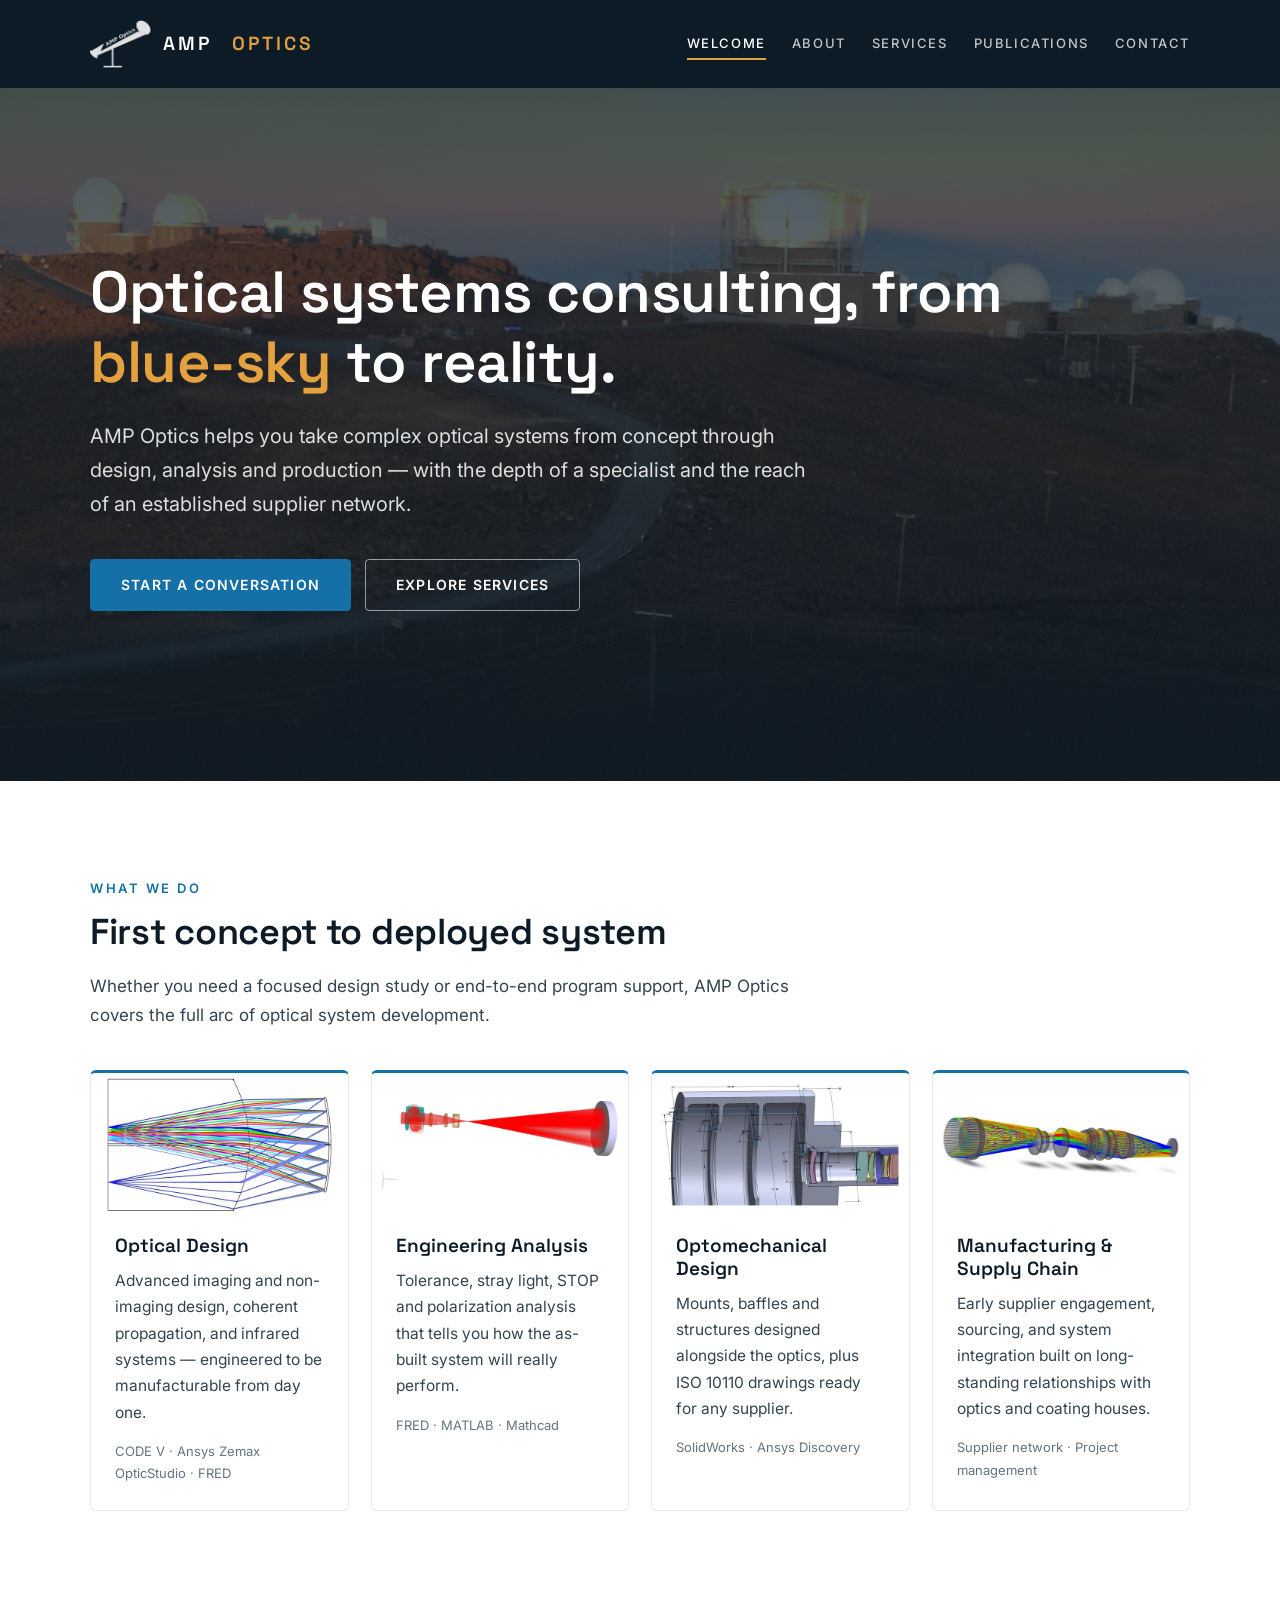
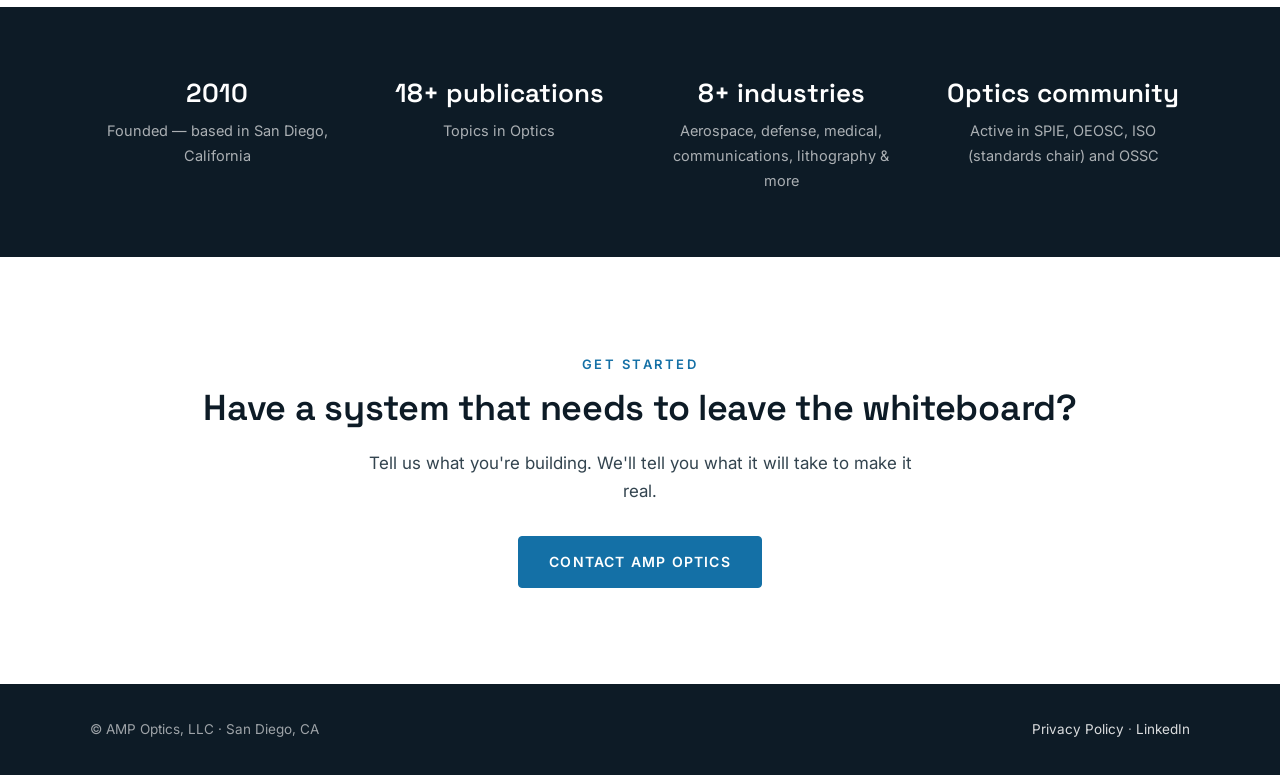
<file: index.html>
<!DOCTYPE html>
<html lang="en">
<head>
  <meta charset="utf-8">
  <meta name="viewport" content="width=device-width, initial-scale=1">
  <title>AMP Optics — Optical Systems Consulting | Blue-Sky to Reality</title>
  <meta name="description" content="AMP Optics, LLC is a San Diego optical engineering consultancy taking complex optical systems from concept through design, analysis and production. Founded 2010.">
  <link rel="canonical" href="https://www.amp-optics.com/">
  <meta property="og:type" content="website">
  <meta property="og:title" content="AMP Optics — Optical Systems Consulting">
  <meta property="og:description" content="Optical design and analysis consulting, from blue-sky concept to production reality.">
  <meta property="og:url" content="https://www.amp-optics.com/">
  <meta property="og:image" content="https://www.amp-optics.com/assets/hero.jpg">
  <link rel="icon" href="/assets/favicon.ico">
  <link rel="preconnect" href="https://fonts.googleapis.com">
  <link rel="preconnect" href="https://fonts.gstatic.com" crossorigin>
  <link href="https://fonts.googleapis.com/css2?family=Inter:wght@400;500;600&family=Space+Grotesk:wght@500;600&display=swap" rel="stylesheet">
  <link rel="stylesheet" href="/assets/style.css?v=9">
  <script type="application/ld+json">
  {
    "@context": "https://schema.org",
    "@type": "ProfessionalService",
    "name": "AMP Optics, LLC",
    "url": "https://www.amp-optics.com/",
    "description": "Optical systems design and analysis consultancy — optical design, tolerance and stray light analysis, STOP analysis, optomechanical design, and manufacturing support.",
    "foundingDate": "2010",
    "areaServed": { "@type": "Country", "name": "United States" },
    "address": { "@type": "PostalAddress", "addressLocality": "San Diego", "addressRegion": "CA", "addressCountry": "US" },
    "sameAs": ["https://www.linkedin.com/in/adam-phenis-612ab2/"],
    "knowsAbout": [
      "Optical design",
      "Optical engineering",
      "Tolerance analysis",
      "Stray light analysis",
      "STOP analysis",
      "Polarization analysis",
      "Optomechanical design",
      "Infrared optical materials",
      "Hyperspectral imaging",
      "Free-space optical communication",
      "LiDAR optical design",
      "ISO 10110",
      "Zemax OpticStudio",
      "CODE V",
      "FRED"
    ],
    "hasOfferCatalog": {
      "@type": "OfferCatalog",
      "name": "Optical engineering services",
      "itemListElement": [
        { "@type": "Offer", "itemOffered": { "@type": "Service", "name": "Optical Design", "description": "Imaging and non-imaging optical system design, coherent propagation and infrared systems, engineered for manufacturability." } },
        { "@type": "Offer", "itemOffered": { "@type": "Service", "name": "Engineering Analysis", "description": "Tolerance, stray light, structural-thermal-optical performance (STOP) and polarization analysis." } },
        { "@type": "Offer", "itemOffered": { "@type": "Service", "name": "Optomechanical Design", "description": "Mounts, housings and baffles designed alongside the optics, plus ISO 10110 optical drawings." } },
        { "@type": "Offer", "itemOffered": { "@type": "Service", "name": "Manufacturing and Supply Chain Support", "description": "Supplier selection and management, coating consultation, system integration and validation." } }
      ]
    }
  }
  </script>
</head>
<body>
  <header>
    <div class="header-inner">
      <a class="wordmark" href="/"><img src="/assets/logo-white.png" alt="">AMP<span>&nbsp;Optics</span></a>
      <nav>
        <a href="/" class="active">Welcome</a>
        <a href="/about-us/">About</a>
        <a href="/services/">Services</a>
        <a href="/publications/">Publications</a>
        <a href="/contact-us/">Contact</a>
      </nav>
    </div>
  </header>

  <div class="hero">
    <div class="hero-inner">
      <h1>Optical systems consulting, from <em>blue&#8209;sky</em> to reality.</h1>
      <p>AMP Optics helps you take complex optical systems from concept through design, analysis and production — with the depth of a specialist and the reach of an established supplier network.</p>
      <div class="hero-cta">
        <a class="btn btn-primary" href="/contact-us/">Start a conversation</a>
        <a class="btn btn-ghost" href="/services/">Explore services</a>
      </div>
    </div>
  </div>

  <section>
    <div class="section-inner">
      <span class="kicker">What we do</span>
      <h2>First concept to deployed system</h2>
      <p style="max-width:44em">Whether you need a focused design study or end-to-end program support, AMP Optics covers the full arc of optical system development.</p>
      <div class="card-grid">
        <div class="card">
          <img src="/assets/card-design.jpg" alt="Ray trace through a Dyson relay, with rays from multiple field points colour-coded through the optics." loading="lazy">
          <h3>Optical Design</h3>
          <p>Advanced imaging and non-imaging design, coherent propagation, and infrared systems — engineered to be manufacturable from day one.</p>
          <span class="tools">CODE V · Ansys Zemax OpticStudio · FRED</span>
        </div>
        <div class="card">
          <img src="/assets/card-analysis.jpg" alt="Interferometer model with a red laser beam expanding onto a test optic." loading="lazy">
          <h3>Engineering Analysis</h3>
          <p>Tolerance, stray light, STOP and polarization analysis that tells you how the as-built system will really perform.</p>
          <span class="tools">FRED · MATLAB · Mathcad</span>
        </div>
        <div class="card">
          <img src="/assets/card-optomech.jpg" alt="Dimensioned CAD section of a baffled lens housing with the optical elements seated inside." loading="lazy">
          <h3>Optomechanical Design</h3>
          <p>Mounts, baffles and structures designed alongside the optics, plus ISO 10110 drawings ready for any supplier.</p>
          <span class="tools">SolidWorks · Ansys Discovery</span>
        </div>
        <div class="card">
          <img src="/assets/card-manufacturing.jpg" alt="Shaded three-dimensional model of a multi-element optical system with polychromatic rays traced through it." loading="lazy">
          <h3>Manufacturing &amp; Supply Chain</h3>
          <p>Early supplier engagement, sourcing, and system integration built on long-standing relationships with optics and coating houses.</p>
          <span class="tools">Supplier network · Project management</span>
        </div>
      </div>
    </div>
  </section>

  <div class="strip">
    <div class="section-inner">
      <div class="stat"><b>2010</b>Founded &mdash; based in San Diego, California</div>
      <a class="stat" href="/publications/"><b>18+ publications</b>Topics in Optics</a>
      <div class="stat"><b>8+ industries</b>Aerospace, defense, medical, communications, lithography &amp; more</div>
      <div class="stat"><b>Optics community</b>Active in SPIE, OEOSC, ISO (standards chair) and OSSC</div>
    </div>
  </div>

  <section class="cta-band">
    <div class="section-inner">
      <span class="kicker">Get started</span>
      <h2>Have a system that needs to leave the whiteboard?</h2>
      <p>Tell us what you're building. We'll tell you what it will take to make it real.</p>
      <a class="btn btn-primary" href="/contact-us/">Contact AMP Optics</a>
    </div>
  </section>

  <footer>
    <div class="footer-inner">
      <span>&copy; AMP Optics, LLC &middot; San Diego, CA</span>
      <span><a href="/privacy/">Privacy Policy</a> &middot; <a href="https://www.linkedin.com/in/adam-phenis-612ab2/" rel="noopener">LinkedIn</a></span>
    </div>
  </footer>
</body>
</html>
</file>
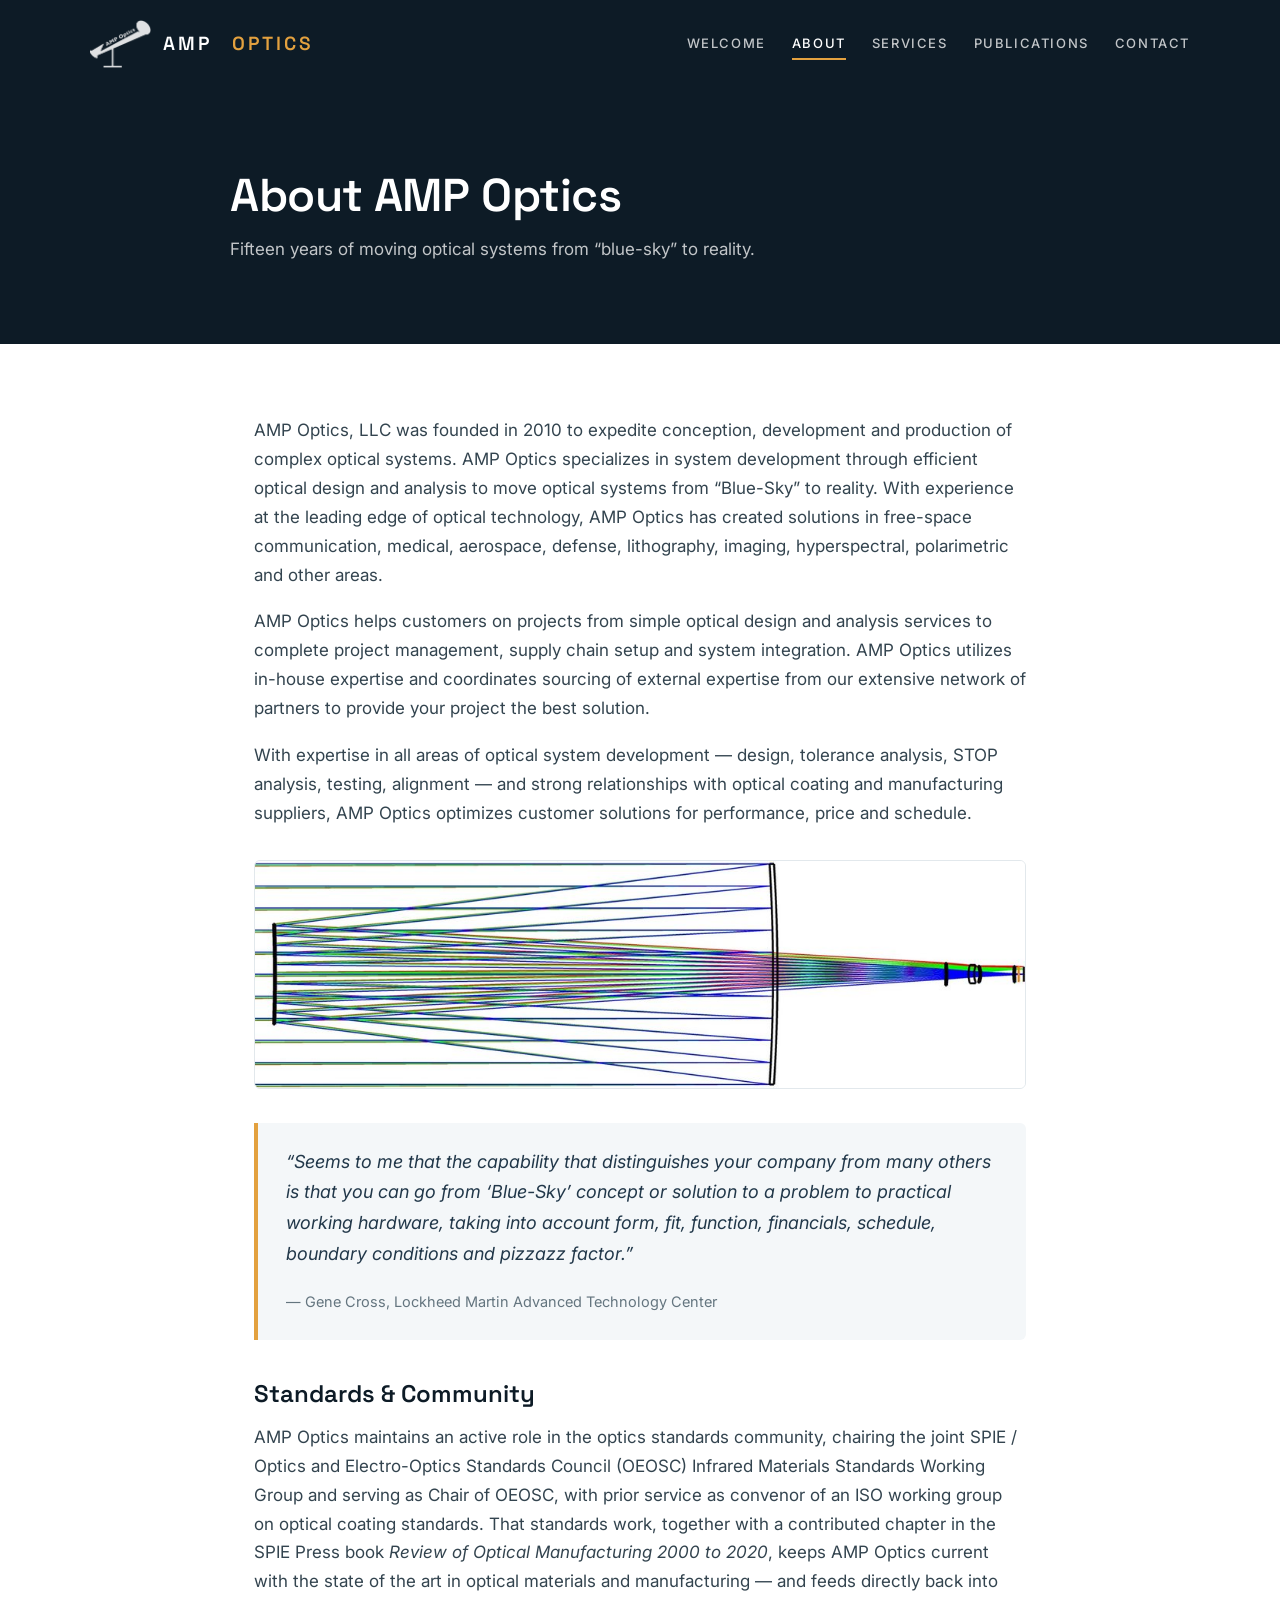
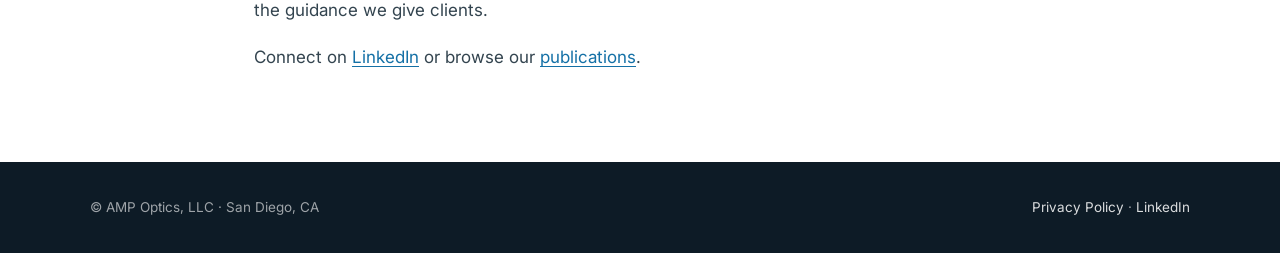
<file: about-us/index.html>
<!DOCTYPE html>
<html lang="en">
<head>
  <meta charset="utf-8">
  <meta name="viewport" content="width=device-width, initial-scale=1">
  <title>About AMP Optics — Optical Engineering Consultancy Since 2010</title>
  <meta name="description" content="AMP Optics, LLC is an optical engineering consultancy founded in 2010, delivering optical system design and analysis for aerospace, defense, medical, free-space communication, lithography and hyperspectral applications.">
  <link rel="canonical" href="https://www.amp-optics.com/about-us/">
  <meta property="og:type" content="website">
  <meta property="og:title" content="About — AMP Optics">
  <meta property="og:description" content="Optical engineering consultancy founded in 2010 — free-space communication, medical, aerospace, defense, lithography, imaging and more.">
  <meta property="og:url" content="https://www.amp-optics.com/about-us/">
  <meta property="og:image" content="https://www.amp-optics.com/assets/hero.jpg">
  <link rel="icon" href="/assets/favicon.ico">
  <link rel="preconnect" href="https://fonts.googleapis.com">
  <link rel="preconnect" href="https://fonts.gstatic.com" crossorigin>
  <link href="https://fonts.googleapis.com/css2?family=Inter:wght@400;500;600&family=Space+Grotesk:wght@500;600&display=swap" rel="stylesheet">
  <link rel="stylesheet" href="/assets/style.css?v=9">
</head>
<body>
  <header>
    <div class="header-inner">
      <a class="wordmark" href="/"><img src="/assets/logo-white.png" alt="">AMP<span>&nbsp;Optics</span></a>
      <nav>
        <a href="/">Welcome</a>
        <a href="/about-us/" class="active">About</a>
        <a href="/services/">Services</a>
        <a href="/publications/">Publications</a>
        <a href="/contact-us/">Contact</a>
      </nav>
    </div>
  </header>

  <div class="page-head">
    <div class="section-inner">
      <h1>About AMP Optics</h1>
      <p>Fifteen years of moving optical systems from &ldquo;blue-sky&rdquo; to reality.</p>
    </div>
  </div>

  <main class="content">
    <p>AMP Optics, LLC was founded in 2010 to expedite conception, development and production of complex optical systems. AMP Optics specializes in system development through efficient optical design and analysis to move optical systems from &ldquo;Blue-Sky&rdquo; to reality. With experience at the leading edge of optical technology, AMP Optics has created solutions in free-space communication, medical, aerospace, defense, lithography, imaging, hyperspectral, polarimetric and other areas.</p>

    <p>AMP Optics helps customers on projects from simple optical design and analysis services to complete project management, supply chain setup and system integration. AMP Optics utilizes in-house expertise and coordinates sourcing of external expertise from our extensive network of partners to provide your project the best solution.</p>

    <p>With expertise in all areas of optical system development — design, tolerance analysis, STOP analysis, testing, alignment — and strong relationships with optical coating and manufacturing suppliers, AMP Optics optimizes customer solutions for performance, price and schedule.</p>

    <figure class="wide-figure">
      <img src="/assets/about-telescope.jpg" alt="Optical layout of a corrected Dall-Kirkham telescope, with rays from several field angles traced from the primary mirror through the corrector group to the focal plane." loading="lazy">
    </figure>

    <blockquote>
      <p>&ldquo;Seems to me that the capability that distinguishes your company from many others is that you can go from &lsquo;Blue-Sky&rsquo; concept or solution to a problem to practical working hardware, taking into account form, fit, function, financials, schedule, boundary conditions and pizzazz factor.&rdquo;</p>
      <cite>&mdash; Gene Cross, Lockheed Martin Advanced Technology Center</cite>
    </blockquote>

    <h2>Standards &amp; Community</h2>
    <p>AMP Optics maintains an active role in the optics standards community, chairing the joint SPIE / Optics and Electro-Optics Standards Council (OEOSC) Infrared Materials Standards Working Group and serving as Chair of OEOSC, with prior service as convenor of an ISO working group on optical coating standards. That standards work, together with a contributed chapter in the SPIE Press book <em>Review of Optical Manufacturing 2000 to 2020</em>, keeps AMP Optics current with the state of the art in optical materials and manufacturing &mdash; and feeds directly back into the guidance we give clients.</p>

    <p>Connect on <a href="https://www.linkedin.com/in/adam-phenis-612ab2/" rel="noopener">LinkedIn</a> or browse our <a href="/publications/">publications</a>.</p>
  </main>

  <footer>
    <div class="footer-inner">
      <span>&copy; AMP Optics, LLC &middot; San Diego, CA</span>
      <span><a href="/privacy/">Privacy Policy</a> &middot; <a href="https://www.linkedin.com/in/adam-phenis-612ab2/" rel="noopener">LinkedIn</a></span>
    </div>
  </footer>
</body>
</html>
</file>
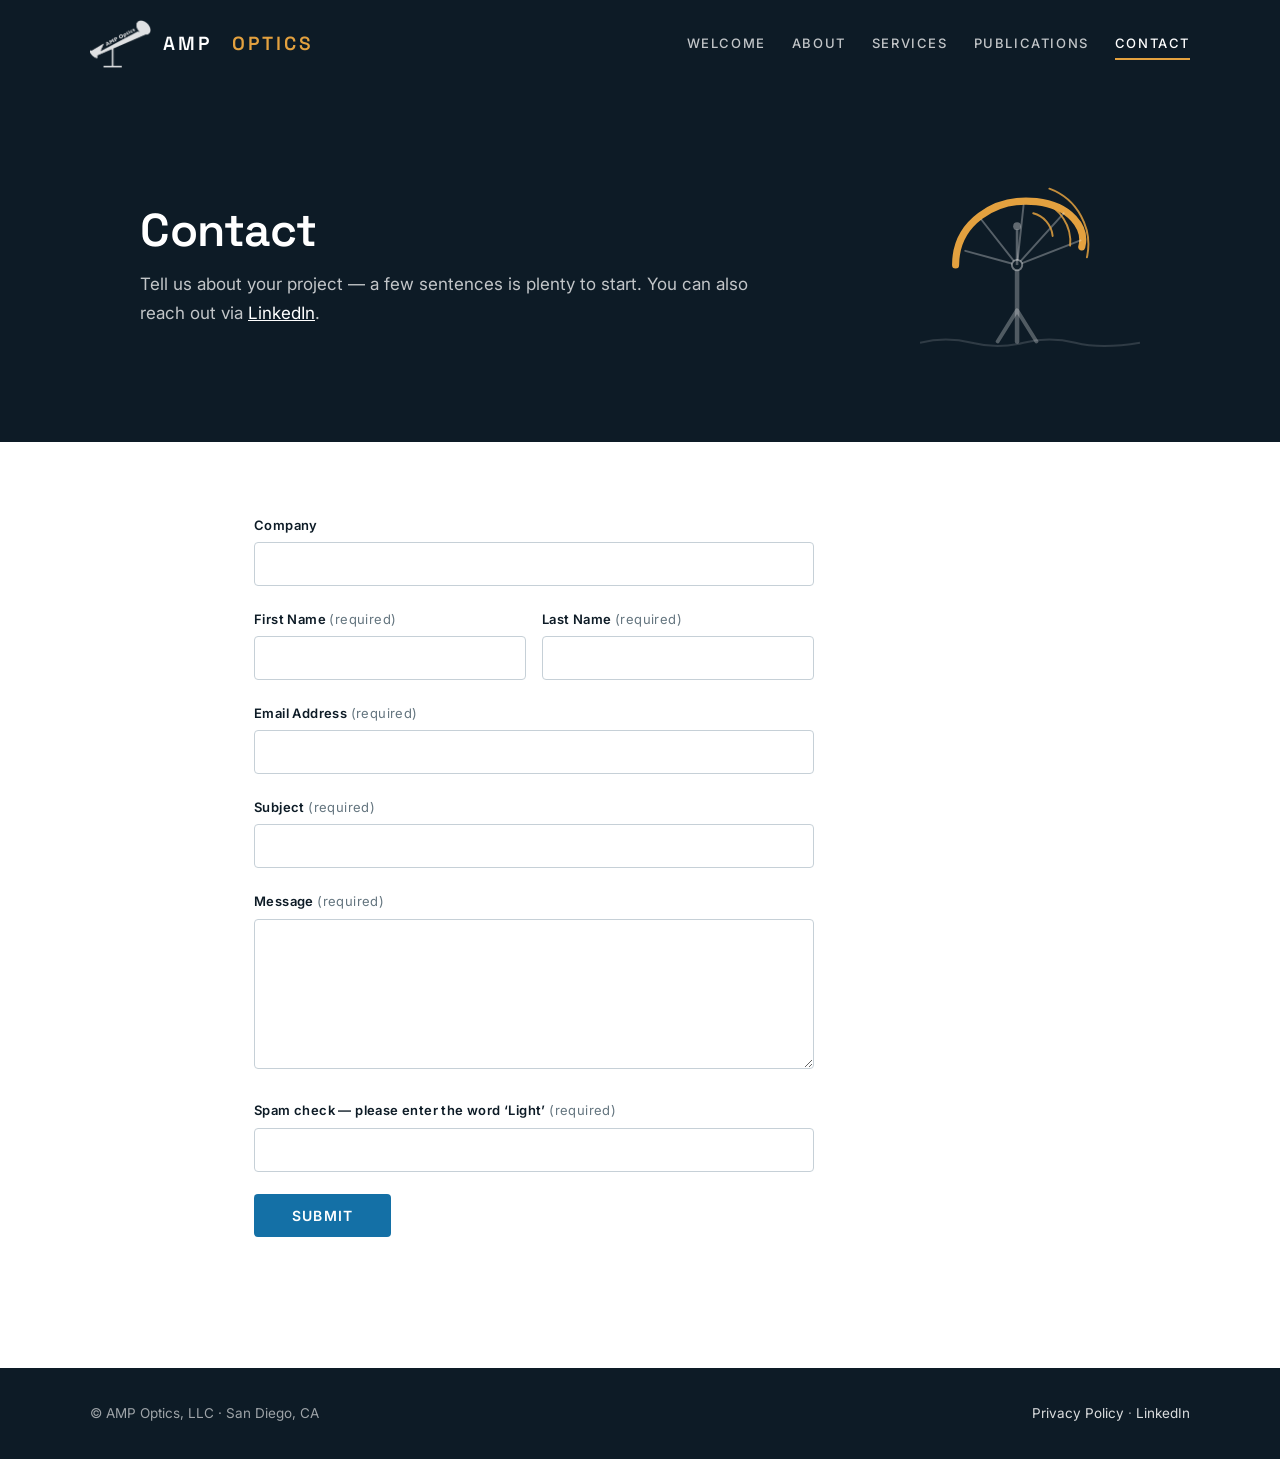
<file: contact-us/index.html>
<!DOCTYPE html>
<html lang="en">
<head>
  <meta charset="utf-8">
  <meta name="viewport" content="width=device-width, initial-scale=1">
  <title>Contact AMP Optics — Optical Engineering Consulting Inquiries</title>
  <meta name="description" content="Start a conversation about your optical system. AMP Optics provides optical design, analysis and development consulting from San Diego, California.">
  <link rel="canonical" href="https://www.amp-optics.com/contact-us/">
  <meta property="og:type" content="website">
  <meta property="og:title" content="Contact — AMP Optics">
  <meta property="og:description" content="Tell us what you're building. We'll tell you what it will take to make it real.">
  <meta property="og:url" content="https://www.amp-optics.com/contact-us/">
  <meta property="og:image" content="https://www.amp-optics.com/assets/hero.jpg">
  <link rel="icon" href="/assets/favicon.ico">
  <link rel="preconnect" href="https://fonts.googleapis.com">
  <link rel="preconnect" href="https://fonts.gstatic.com" crossorigin>
  <link href="https://fonts.googleapis.com/css2?family=Inter:wght@400;500;600&family=Space+Grotesk:wght@500;600&display=swap" rel="stylesheet">
  <link rel="stylesheet" href="/assets/style.css?v=9">
</head>
<body>
  <header>
    <div class="header-inner">
      <a class="wordmark" href="/"><img src="/assets/logo-white.png" alt="">AMP<span>&nbsp;Optics</span></a>
      <nav>
        <a href="/">Welcome</a>
        <a href="/about-us/">About</a>
        <a href="/services/">Services</a>
        <a href="/publications/">Publications</a>
        <a href="/contact-us/" class="active">Contact</a>
      </nav>
    </div>
  </header>

  <div class="page-head contact-head">
    <div class="section-inner">
      <div class="head-text">
        <h1>Contact</h1>
        <p>Tell us about your project — a few sentences is plenty to start. You can also reach out via <a href="https://www.linkedin.com/in/adam-phenis-612ab2/" rel="noopener" style="color:#fff">LinkedIn</a>.</p>
      </div>
      <div class="head-art" aria-hidden="true">
        <svg viewBox="0 0 340 300" xmlns="http://www.w3.org/2000/svg">
          <path d="M0,270 Q40,260 80,270 T160,270 T240,270 T340,270" fill="none" stroke="rgba(255,255,255,0.14)" stroke-width="3"/>
          <line x1="150" y1="268" x2="150" y2="150" stroke="rgba(255,255,255,0.28)" stroke-width="7" stroke-linecap="round"/>
          <path d="M120,268 L150,220 L180,268" fill="none" stroke="rgba(255,255,255,0.28)" stroke-width="6" stroke-linecap="round" stroke-linejoin="round"/>
          <path d="M55,150 C55,85 115,45 180,52 C232,58 258,92 250,122" fill="none" stroke="#e3a13f" stroke-width="11" stroke-linecap="round"/>
          <g stroke="rgba(255,255,255,0.30)" stroke-width="3" stroke-linecap="round">
            <line x1="150" y1="150" x2="70" y2="128"/>
            <line x1="150" y1="150" x2="95" y2="80"/>
            <line x1="150" y1="150" x2="160" y2="58"/>
            <line x1="150" y1="150" x2="222" y2="70"/>
            <line x1="150" y1="150" x2="248" y2="112"/>
          </g>
          <circle cx="150" cy="150" r="8" fill="#0d1b26" stroke="rgba(255,255,255,0.4)" stroke-width="3"/>
          <line x1="150" y1="150" x2="150" y2="95" stroke="rgba(255,255,255,0.30)" stroke-width="4"/>
          <circle cx="150" cy="90" r="6" fill="rgba(255,255,255,0.35)"/>
          <g fill="none" stroke="#e3a13f" stroke-width="3" stroke-linecap="round" opacity="0.85">
            <path d="M175,70 A40,40 0 0 1 205,105"/>
            <path d="M188,52 A65,65 0 0 1 232,120"/>
            <path d="M200,32 A92,92 0 0 1 258,138"/>
          </g>
        </svg>
      </div>
    </div>
  </div>

  <main class="content">
    <form id="contact-form" novalidate>
      <div class="field">
        <label for="company">Company</label>
        <input type="text" id="company" name="company" autocomplete="organization">
      </div>

      <div class="field-row">
        <div class="field">
          <label for="first-name">First Name <span class="req">(required)</span></label>
          <input type="text" id="first-name" name="first_name" required autocomplete="given-name">
        </div>
        <div class="field">
          <label for="last-name">Last Name <span class="req">(required)</span></label>
          <input type="text" id="last-name" name="last_name" required autocomplete="family-name">
        </div>
      </div>

      <div class="field">
        <label for="email">Email Address <span class="req">(required)</span></label>
        <input type="email" id="email" name="email" required autocomplete="email">
      </div>

      <div class="field">
        <label for="subject">Subject <span class="req">(required)</span></label>
        <input type="text" id="subject" name="subject" required>
      </div>

      <div class="field">
        <label for="message">Message <span class="req">(required)</span></label>
        <textarea id="message" name="message" required></textarea>
      </div>

      <div class="field">
        <label for="password">Spam check &mdash; please enter the word &lsquo;Light&rsquo; <span class="req">(required)</span></label>
        <input type="text" id="password" name="spam_check" required autocomplete="off">
      </div>

      <!-- Honeypot: hidden from people, tempting to naive bots. Web3Forms
           rejects the submission server-side if this arrives checked. -->
      <input type="checkbox" name="botcheck" id="botcheck" tabindex="-1" autocomplete="off" aria-hidden="true" style="display:none">

      <button type="submit">Submit</button>
      <p class="form-status" id="form-status" role="status"></p>
    </form>
  </main>

  <footer>
    <div class="footer-inner">
      <span>&copy; AMP Optics, LLC &middot; San Diego, CA</span>
      <span><a href="/privacy/">Privacy Policy</a> &middot; <a href="https://www.linkedin.com/in/adam-phenis-612ab2/" rel="noopener">LinkedIn</a></span>
    </div>
  </footer>

  <script>
  (function () {
    // Form delivery via Web3Forms (https://web3forms.com — free tier).
    // Submissions go to the mailbox this key is registered to. The key is
    // public by design: it ships in this script and can only send mail to
    // that inbox. Manage it at https://app.web3forms.com.
    var WEB3FORMS_ACCESS_KEY = 'f6840209-2cb4-4c7b-973b-f6f6437f4a8c';

    var form = document.getElementById('contact-form');
    var statusEl = document.getElementById('form-status');

    form.addEventListener('submit', function (e) {
      e.preventDefault();
      statusEl.textContent = '';

      if (!form.checkValidity()) {
        statusEl.textContent = 'Please fill in all required fields.';
        return;
      }

      var answer = document.getElementById('password').value.trim().toLowerCase();
      if (answer !== 'light') {
        statusEl.textContent = "Please enter the word 'Light' in the spam check field.";
        return;
      }

      // Guard: Web3Forms accepts the placeholder key as a "test" and reports
      // success without delivering anything. Fail loudly until the real key is set.
      if (WEB3FORMS_ACCESS_KEY === 'YOUR_ACCESS_KEY_HERE') {
        statusEl.textContent = 'This form is not yet configured. Please reach out on LinkedIn instead.';
        return;
      }

      var data = {
        access_key: WEB3FORMS_ACCESS_KEY,
        subject: 'AMP Optics contact: ' + document.getElementById('subject').value,
        company: document.getElementById('company').value,
        name: document.getElementById('first-name').value + ' ' + document.getElementById('last-name').value,
        email: document.getElementById('email').value,
        message: document.getElementById('message').value,
        // Web3Forms defaults reply-to to `email`; set it explicitly so
        // hitting Reply on a notification always reaches the sender.
        replyto: document.getElementById('email').value,
        botcheck: document.getElementById('botcheck').checked
      };

      statusEl.textContent = 'Sending…';

      fetch('https://api.web3forms.com/submit', {
        method: 'POST',
        headers: { 'Content-Type': 'application/json', 'Accept': 'application/json' },
        body: JSON.stringify(data)
      }).then(function (res) { return res.json(); }).then(function (json) {
        if (json.success) {
          statusEl.textContent = 'Thank you — your message has been sent.';
          form.reset();
        } else {
          statusEl.textContent = 'Sorry, something went wrong. Please try again or reach out on LinkedIn.';
        }
      }).catch(function () {
        statusEl.textContent = 'Sorry, something went wrong. Please try again or reach out on LinkedIn.';
      });
    });
  })();
  </script>
</body>
</html>
</file>
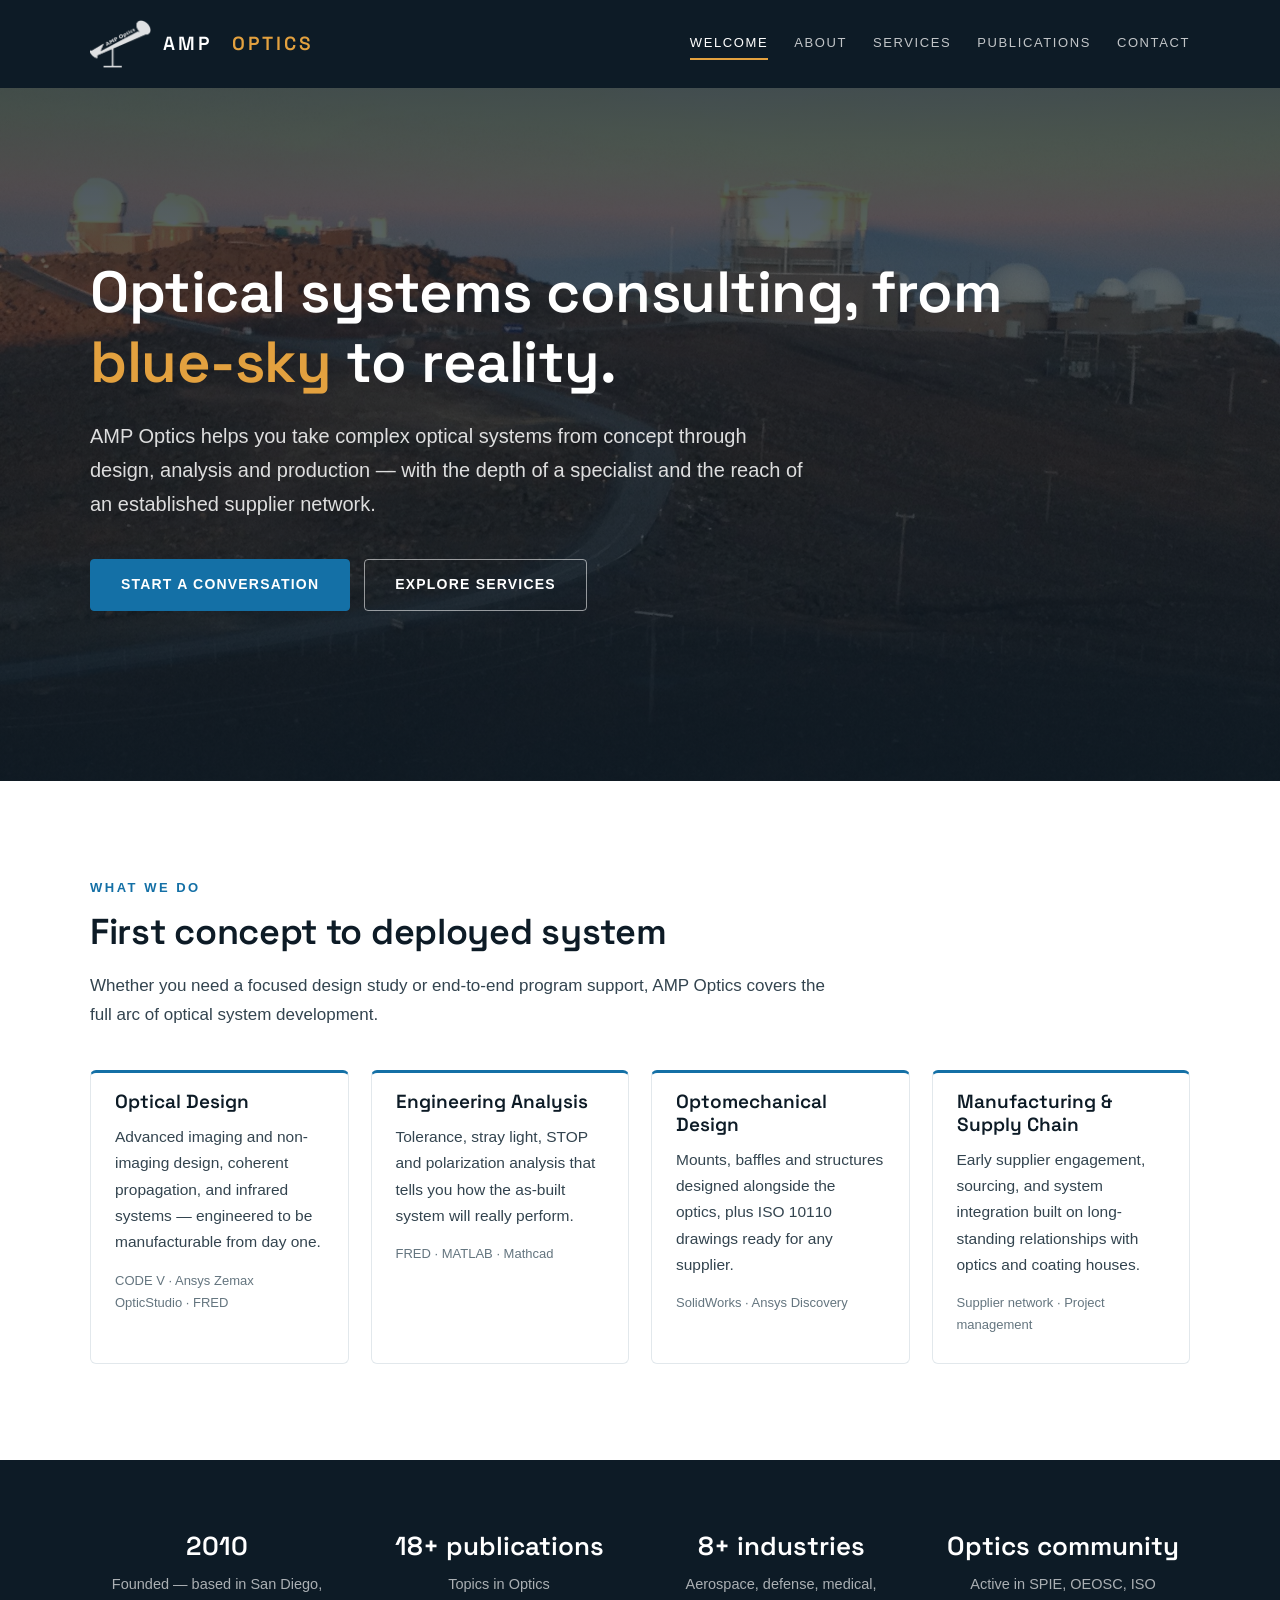
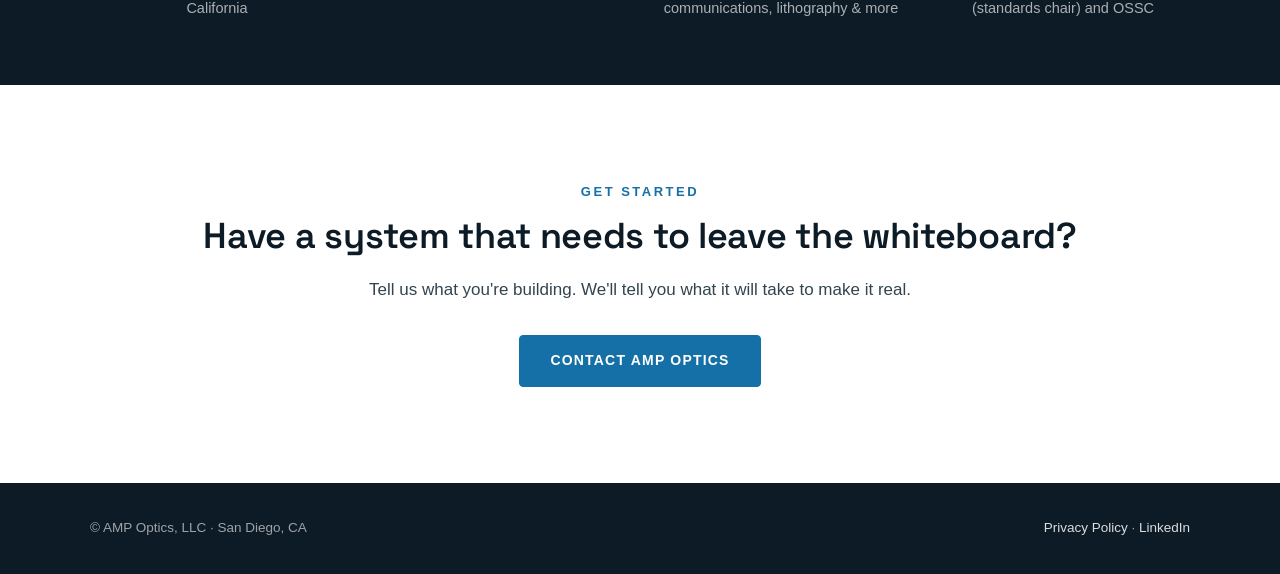
<file: menu-aviator/index.html>
<!DOCTYPE html>
<html lang="en">
<head>
  <meta charset="utf-8">
  <title>AMP Optics</title>
  <link rel="canonical" href="https://www.amp-optics.com/">
  <meta http-equiv="refresh" content="0; url=/">
  <meta name="robots" content="noindex, follow">
</head>
<body>
  <p>This page has moved. <a href="/">Continue to AMP Optics</a>.</p>
</body>
</html>
</file>
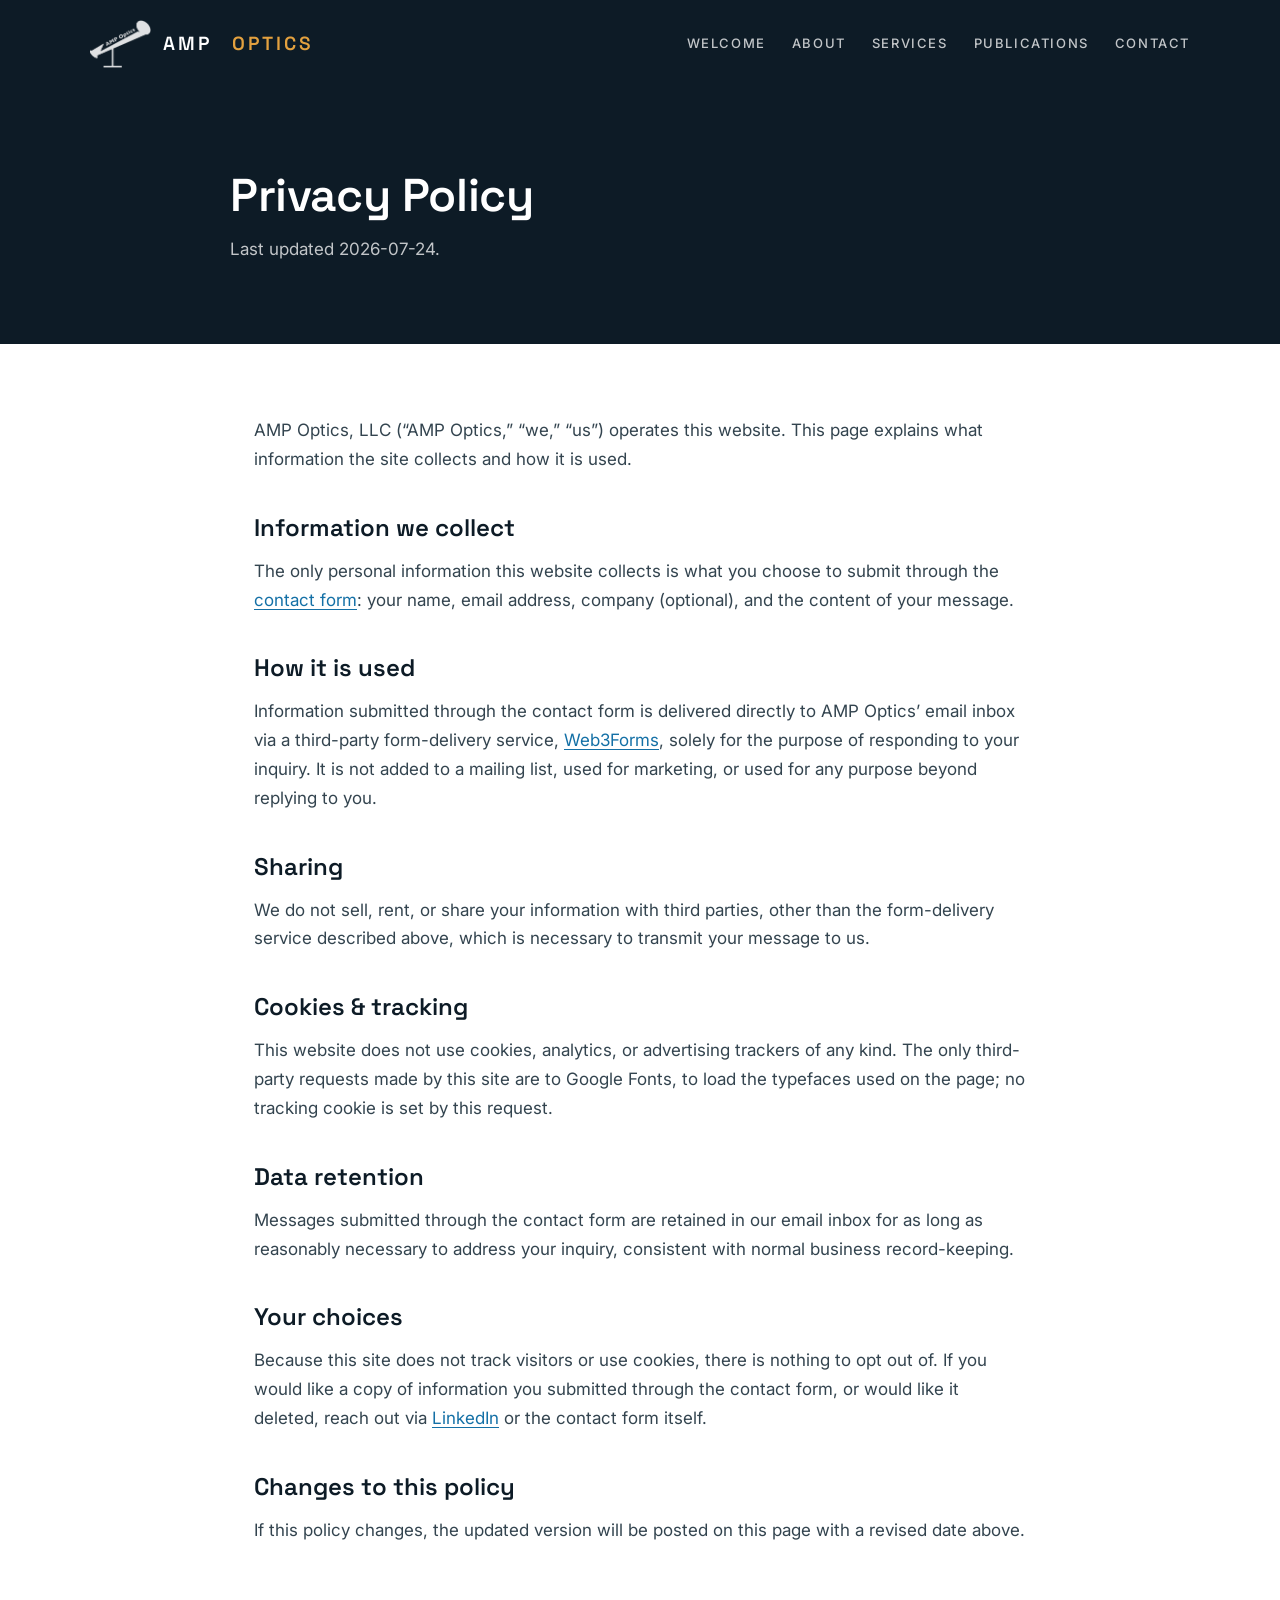
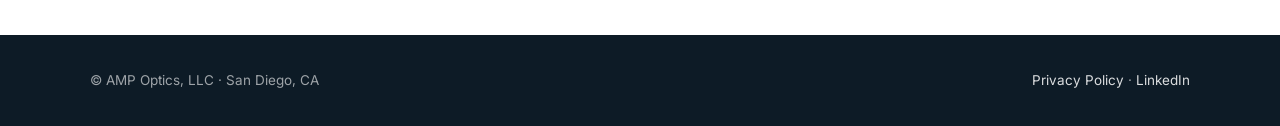
<file: privacy/index.html>
<!DOCTYPE html>
<html lang="en">
<head>
  <meta charset="utf-8">
  <meta name="viewport" content="width=device-width, initial-scale=1">
  <title>Privacy Policy — AMP Optics</title>
  <meta name="description" content="AMP Optics privacy policy: what information is collected through this website and how it is used.">
  <link rel="canonical" href="https://www.amp-optics.com/privacy/">
  <meta name="robots" content="noindex">
  <link rel="icon" href="/assets/favicon.ico">
  <link rel="preconnect" href="https://fonts.googleapis.com">
  <link rel="preconnect" href="https://fonts.gstatic.com" crossorigin>
  <link href="https://fonts.googleapis.com/css2?family=Inter:wght@400;500;600&family=Space+Grotesk:wght@500;600&display=swap" rel="stylesheet">
  <link rel="stylesheet" href="/assets/style.css?v=9">
</head>
<body>
  <header>
    <div class="header-inner">
      <a class="wordmark" href="/"><img src="/assets/logo-white.png" alt="">AMP<span>&nbsp;Optics</span></a>
      <nav>
        <a href="/">Welcome</a>
        <a href="/about-us/">About</a>
        <a href="/services/">Services</a>
        <a href="/publications/">Publications</a>
        <a href="/contact-us/">Contact</a>
      </nav>
    </div>
  </header>

  <div class="page-head">
    <div class="section-inner">
      <h1>Privacy Policy</h1>
      <p>Last updated 2026-07-24.</p>
    </div>
  </div>

  <main class="content">
    <p>AMP Optics, LLC (&ldquo;AMP Optics,&rdquo; &ldquo;we,&rdquo; &ldquo;us&rdquo;) operates this website. This page explains what information the site collects and how it is used.</p>

    <h2>Information we collect</h2>
    <p>The only personal information this website collects is what you choose to submit through the <a href="/contact-us/">contact form</a>: your name, email address, company (optional), and the content of your message.</p>

    <h2>How it is used</h2>
    <p>Information submitted through the contact form is delivered directly to AMP Optics&rsquo; email inbox via a third-party form-delivery service, <a href="https://web3forms.com" rel="noopener">Web3Forms</a>, solely for the purpose of responding to your inquiry. It is not added to a mailing list, used for marketing, or used for any purpose beyond replying to you.</p>

    <h2>Sharing</h2>
    <p>We do not sell, rent, or share your information with third parties, other than the form-delivery service described above, which is necessary to transmit your message to us.</p>

    <h2>Cookies &amp; tracking</h2>
    <p>This website does not use cookies, analytics, or advertising trackers of any kind. The only third-party requests made by this site are to Google Fonts, to load the typefaces used on the page; no tracking cookie is set by this request.</p>

    <h2>Data retention</h2>
    <p>Messages submitted through the contact form are retained in our email inbox for as long as reasonably necessary to address your inquiry, consistent with normal business record-keeping.</p>

    <h2>Your choices</h2>
    <p>Because this site does not track visitors or use cookies, there is nothing to opt out of. If you would like a copy of information you submitted through the contact form, or would like it deleted, reach out via <a href="https://www.linkedin.com/in/adam-phenis-612ab2/" rel="noopener">LinkedIn</a> or the contact form itself.</p>

    <h2>Changes to this policy</h2>
    <p>If this policy changes, the updated version will be posted on this page with a revised date above.</p>
  </main>

  <footer>
    <div class="footer-inner">
      <span>&copy; AMP Optics, LLC &middot; San Diego, CA</span>
      <span><a href="/privacy/">Privacy Policy</a> &middot; <a href="https://www.linkedin.com/in/adam-phenis-612ab2/" rel="noopener">LinkedIn</a></span>
    </div>
  </footer>
</body>
</html>
</file>
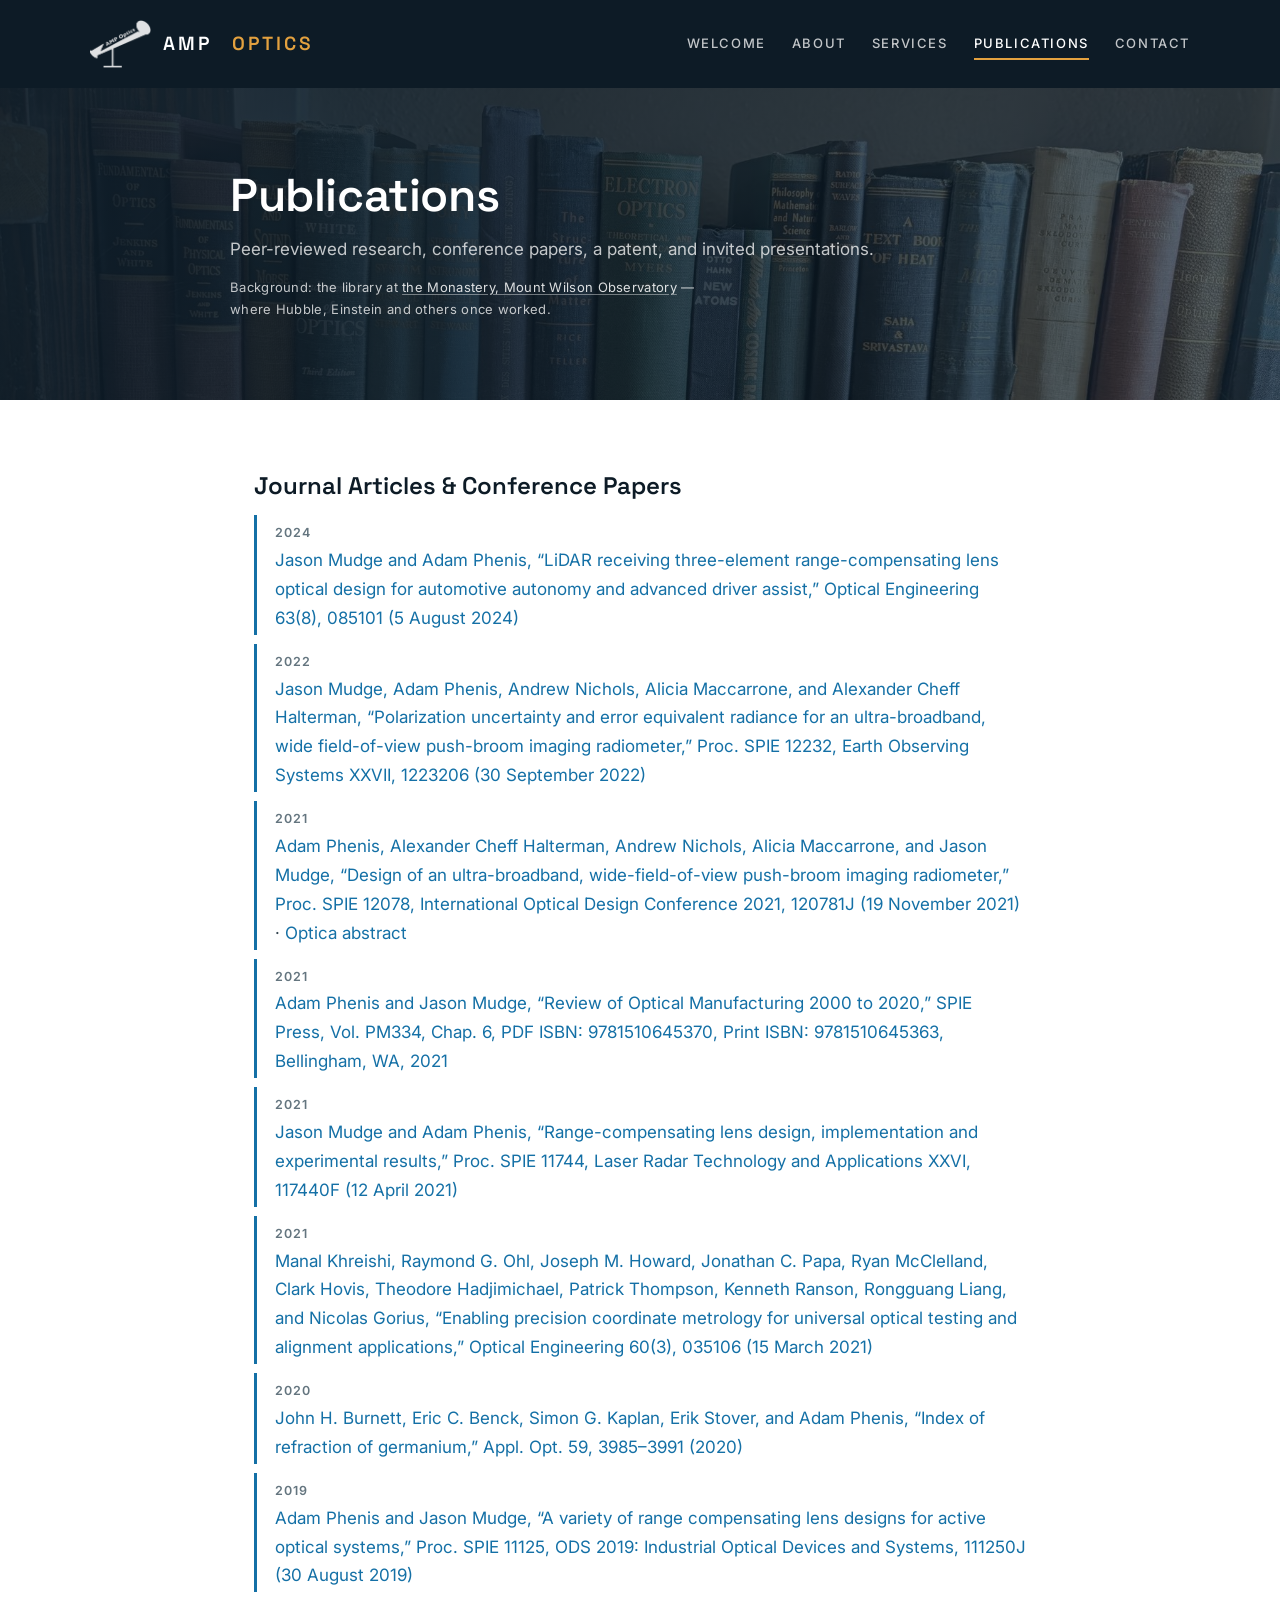
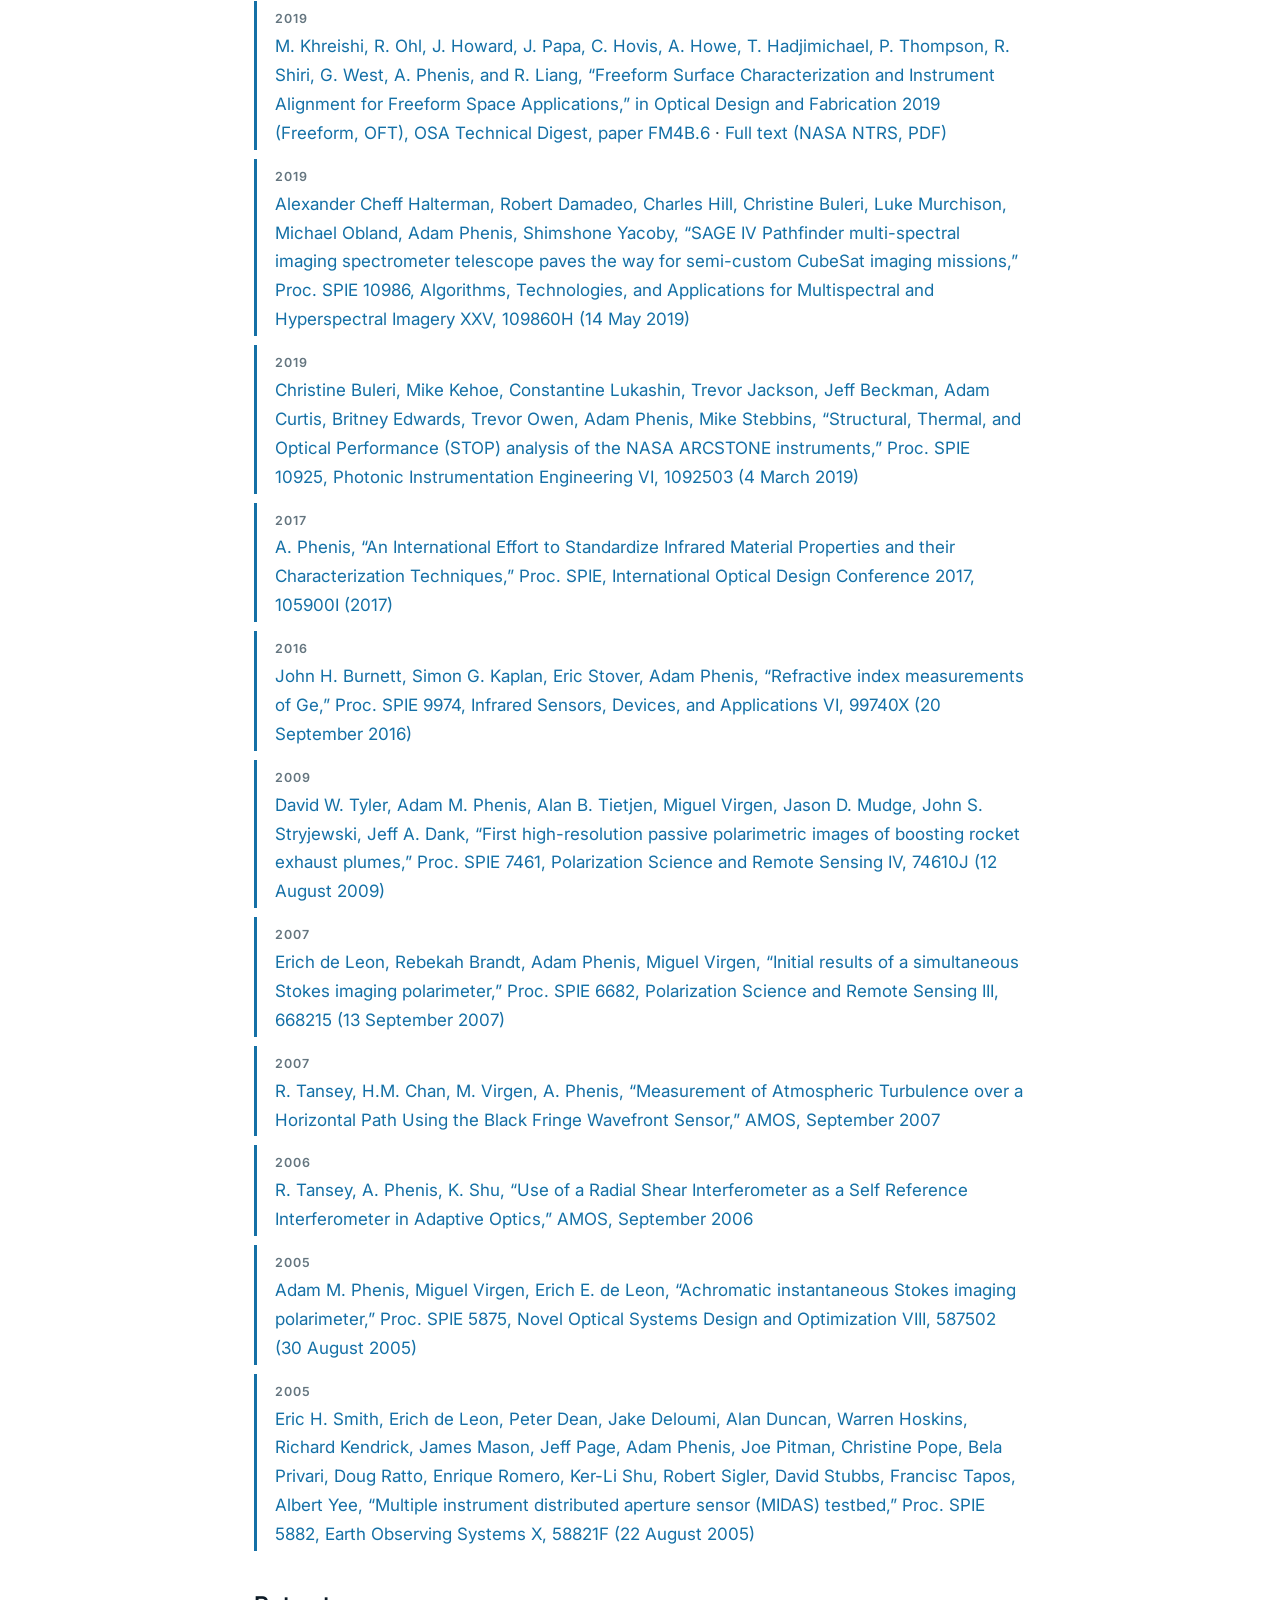
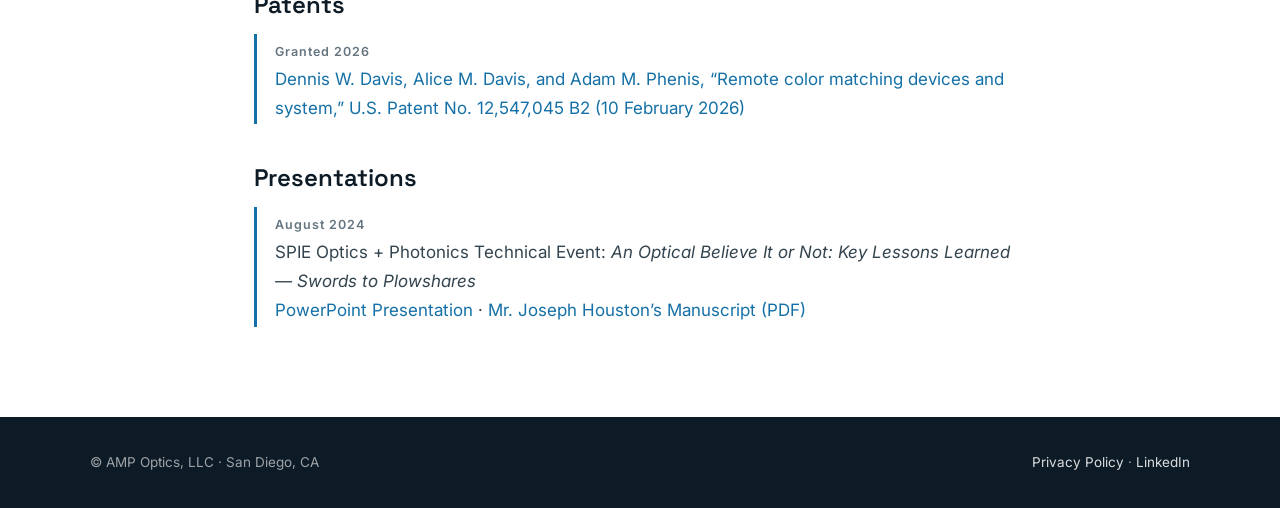
<file: publications/index.html>
<!DOCTYPE html>
<html lang="en">
<head>
  <meta charset="utf-8">
  <meta name="viewport" content="width=device-width, initial-scale=1">
  <title>Publications &amp; Patents — Optical Engineering Research | AMP Optics</title>
  <meta name="description" content="Peer-reviewed optical engineering research from AMP Optics: 19 journal articles and conference papers in SPIE and Optica on LiDAR range-compensating lenses, imaging radiometers, polarimetry, infrared materials and freeform optics, plus a granted US patent.">
  <link rel="canonical" href="https://www.amp-optics.com/publications/">
  <meta property="og:type" content="website">
  <meta property="og:title" content="Publications — AMP Optics">
  <meta property="og:description" content="Peer-reviewed journal articles, SPIE conference papers and presentations.">
  <meta property="og:url" content="https://www.amp-optics.com/publications/">
  <meta property="og:image" content="https://www.amp-optics.com/assets/hero.jpg">
  <link rel="icon" href="/assets/favicon.ico">
  <link rel="preconnect" href="https://fonts.googleapis.com">
  <link rel="preconnect" href="https://fonts.gstatic.com" crossorigin>
  <link href="https://fonts.googleapis.com/css2?family=Inter:wght@400;500;600&family=Space+Grotesk:wght@500;600&display=swap" rel="stylesheet">
  <link rel="stylesheet" href="/assets/style.css?v=9">
</head>
<body>
  <header>
    <div class="header-inner">
      <a class="wordmark" href="/"><img src="/assets/logo-white.png" alt="">AMP<span>&nbsp;Optics</span></a>
      <nav>
        <a href="/">Welcome</a>
        <a href="/about-us/">About</a>
        <a href="/services/">Services</a>
        <a href="/publications/" class="active">Publications</a>
        <a href="/contact-us/">Contact</a>
      </nav>
    </div>
  </header>

  <div class="page-head pub-head">
    <div class="section-inner">
      <h1>Publications</h1>
      <p>Peer-reviewed research, conference papers, a patent, and invited presentations.</p>
      <p class="head-credit">Background: the library at <a href="https://www.mtwilson.edu/vt-the-monastery/" rel="noopener">the Monastery, Mount Wilson Observatory</a> &mdash; where Hubble, Einstein and others once worked.</p>
    </div>
  </div>

  <main class="content">
    <h2>Journal Articles &amp; Conference Papers</h2>
    <ul class="pub-list">
      <li>
        <span class="pub-year">2024</span><br>
        <a href="https://www.spiedigitallibrary.org/journals/optical-engineering/volume-63/issue-08/085101/LiDAR-receiving-three-element-range-compensating-lens-optical-design-for/10.1117/1.OE.63.8.085101.full">Jason Mudge and Adam Phenis, &ldquo;LiDAR receiving three-element range-compensating lens optical design for automotive autonomy and advanced driver assist,&rdquo; Optical Engineering 63(8), 085101 (5 August 2024)</a>
      </li>
      <li>
        <span class="pub-year">2022</span><br>
        <a href="https://www.spiedigitallibrary.org/conference-proceedings-of-spie/12232/1223206/Polarization-uncertainty-and-error-equivalent-radiance-for-an-ultra-broadband/10.1117/12.2631991.short">Jason Mudge, Adam Phenis, Andrew Nichols, Alicia Maccarrone, and Alexander Cheff Halterman, &ldquo;Polarization uncertainty and error equivalent radiance for an ultra-broadband, wide field-of-view push-broom imaging radiometer,&rdquo; Proc. SPIE 12232, Earth Observing Systems XXVII, 1223206 (30 September 2022)</a>
      </li>
      <li>
        <span class="pub-year">2021</span><br>
        <a href="https://www.spiedigitallibrary.org/conference-proceedings-of-spie/12078/120781J/Design-of-an-ultra-broadband-wide-field-of-view-push/10.1117/12.2603670.short">Adam Phenis, Alexander Cheff Halterman, Andrew Nichols, Alicia Maccarrone, and Jason Mudge, &ldquo;Design of an ultra-broadband, wide-field-of-view push-broom imaging radiometer,&rdquo; Proc. SPIE 12078, International Optical Design Conference 2021, 120781J (19 November 2021)</a>
        &middot; <a href="https://opg.optica.org/abstract.cfm?uri=iodc-2021-120781J">Optica abstract</a>
      </li>
      <li>
        <span class="pub-year">2021</span><br>
        <a href="https://spie.org/Publications/Book/2599939">Adam Phenis and Jason Mudge, &ldquo;Review of Optical Manufacturing 2000 to 2020,&rdquo; SPIE Press, Vol. PM334, Chap. 6, PDF ISBN: 9781510645370, Print ISBN: 9781510645363, Bellingham, WA, 2021</a>
      </li>
      <li>
        <span class="pub-year">2021</span><br>
        <a href="https://www.spiedigitallibrary.org/conference-proceedings-of-spie/11744/117440F/Range-compensating-lens-design-implementation-and-experimental-results/10.1117/12.2591764.short">Jason Mudge and Adam Phenis, &ldquo;Range-compensating lens design, implementation and experimental results,&rdquo; Proc. SPIE 11744, Laser Radar Technology and Applications XXVI, 117440F (12 April 2021)</a>
      </li>
      <li>
        <span class="pub-year">2021</span><br>
        <a href="https://doi.org/10.1117/1.OE.60.3.035106">Manal Khreishi, Raymond G. Ohl, Joseph M. Howard, Jonathan C. Papa, Ryan McClelland, Clark Hovis, Theodore Hadjimichael, Patrick Thompson, Kenneth Ranson, Rongguang Liang, and Nicolas Gorius, &ldquo;Enabling precision coordinate metrology for universal optical testing and alignment applications,&rdquo; Optical Engineering 60(3), 035106 (15 March 2021)</a>
      </li>
      <li>
        <span class="pub-year">2020</span><br>
        <a href="https://opg.optica.org/ao/abstract.cfm?uri=ao-59-13-3985">John H. Burnett, Eric C. Benck, Simon G. Kaplan, Erik Stover, and Adam Phenis, &ldquo;Index of refraction of germanium,&rdquo; Appl. Opt. 59, 3985&ndash;3991 (2020)</a>
      </li>
      <li>
        <span class="pub-year">2019</span><br>
        <a href="https://www.spiedigitallibrary.org/conference-proceedings-of-spie/11125/111250J/A-variety-of-range-compensating-lens-designs-for-active-optical/10.1117/12.2540198.short">Adam Phenis and Jason Mudge, &ldquo;A variety of range compensating lens designs for active optical systems,&rdquo; Proc. SPIE 11125, ODS 2019: Industrial Optical Devices and Systems, 111250J (30 August 2019)</a>
      </li>
      <li>
        <span class="pub-year">2019</span><br>
        <a href="https://opg.optica.org/abstract.cfm?uri=freeform-2019-FM4B.6">M. Khreishi, R. Ohl, J. Howard, J. Papa, C. Hovis, A. Howe, T. Hadjimichael, P. Thompson, R. Shiri, G. West, A. Phenis, and R. Liang, &ldquo;Freeform Surface Characterization and Instrument Alignment for Freeform Space Applications,&rdquo; in Optical Design and Fabrication 2019 (Freeform, OFT), OSA Technical Digest, paper FM4B.6</a>
        &middot; <a href="https://ntrs.nasa.gov/api/citations/20190025929/downloads/20190025929.pdf">Full text (NASA NTRS, PDF)</a>
      </li>
      <li>
        <span class="pub-year">2019</span><br>
        <a href="https://doi.org/10.1117/12.2518971">Alexander Cheff Halterman, Robert Damadeo, Charles Hill, Christine Buleri, Luke Murchison, Michael Obland, Adam Phenis, Shimshone Yacoby, &ldquo;SAGE IV Pathfinder multi-spectral imaging spectrometer telescope paves the way for semi-custom CubeSat imaging missions,&rdquo; Proc. SPIE 10986, Algorithms, Technologies, and Applications for Multispectral and Hyperspectral Imagery XXV, 109860H (14 May 2019)</a>
      </li>
      <li>
        <span class="pub-year">2019</span><br>
        <a href="https://doi.org/10.1117/12.2506656">Christine Buleri, Mike Kehoe, Constantine Lukashin, Trevor Jackson, Jeff Beckman, Adam Curtis, Britney Edwards, Trevor Owen, Adam Phenis, Mike Stebbins, &ldquo;Structural, Thermal, and Optical Performance (STOP) analysis of the NASA ARCSTONE instruments,&rdquo; Proc. SPIE 10925, Photonic Instrumentation Engineering VI, 1092503 (4 March 2019)</a>
      </li>
      <li>
        <span class="pub-year">2017</span><br>
        <a href="https://www.spiedigitallibrary.org/conference-proceedings-of-spie/10590/105900I/An-international-effort-to-standardize-infrared-material-properties-and-their/10.1117/12.2309505.short">A. Phenis, &ldquo;An International Effort to Standardize Infrared Material Properties and their Characterization Techniques,&rdquo; Proc. SPIE, International Optical Design Conference 2017, 105900I (2017)</a>
      </li>
      <li>
        <span class="pub-year">2016</span><br>
        <a href="https://doi.org/10.1117/12.2237978">John H. Burnett, Simon G. Kaplan, Eric Stover, Adam Phenis, &ldquo;Refractive index measurements of Ge,&rdquo; Proc. SPIE 9974, Infrared Sensors, Devices, and Applications VI, 99740X (20 September 2016)</a>
      </li>
      <li>
        <span class="pub-year">2009</span><br>
        <a href="https://doi.org/10.1117/12.828438">David W. Tyler, Adam M. Phenis, Alan B. Tietjen, Miguel Virgen, Jason D. Mudge, John S. Stryjewski, Jeff A. Dank, &ldquo;First high-resolution passive polarimetric images of boosting rocket exhaust plumes,&rdquo; Proc. SPIE 7461, Polarization Science and Remote Sensing IV, 74610J (12 August 2009)</a>
      </li>
      <li>
        <span class="pub-year">2007</span><br>
        <a href="https://doi.org/10.1117/12.734938">Erich de Leon, Rebekah Brandt, Adam Phenis, Miguel Virgen, &ldquo;Initial results of a simultaneous Stokes imaging polarimeter,&rdquo; Proc. SPIE 6682, Polarization Science and Remote Sensing III, 668215 (13 September 2007)</a>
      </li>
      <li>
        <span class="pub-year">2007</span><br>
        <a href="https://amostech.com/TechnicalPapers/2007/Atmospherics/Tansey.pdf">R. Tansey, H.M. Chan, M. Virgen, A. Phenis, &ldquo;Measurement of Atmospheric Turbulence over a Horizontal Path Using the Black Fringe Wavefront Sensor,&rdquo; AMOS, September 2007</a>
      </li>
      <li>
        <span class="pub-year">2006</span><br>
        <a href="https://amostech.com/TechnicalPapers/2006/Adaptive_Optics/Tanseyb.pdf">R. Tansey, A. Phenis, K. Shu, &ldquo;Use of a Radial Shear Interferometer as a Self Reference Interferometer in Adaptive Optics,&rdquo; AMOS, September 2006</a>
      </li>
      <li>
        <span class="pub-year">2005</span><br>
        <a href="https://doi.org/10.1117/12.617360">Adam M. Phenis, Miguel Virgen, Erich E. de Leon, &ldquo;Achromatic instantaneous Stokes imaging polarimeter,&rdquo; Proc. SPIE 5875, Novel Optical Systems Design and Optimization VIII, 587502 (30 August 2005)</a>
      </li>
      <li>
        <span class="pub-year">2005</span><br>
        <a href="https://doi.org/10.1117/12.632473">Eric H. Smith, Erich de Leon, Peter Dean, Jake Deloumi, Alan Duncan, Warren Hoskins, Richard Kendrick, James Mason, Jeff Page, Adam Phenis, Joe Pitman, Christine Pope, Bela Privari, Doug Ratto, Enrique Romero, Ker-Li Shu, Robert Sigler, David Stubbs, Francisc Tapos, Albert Yee, &ldquo;Multiple instrument distributed aperture sensor (MIDAS) testbed,&rdquo; Proc. SPIE 5882, Earth Observing Systems X, 58821F (22 August 2005)</a>
      </li>
    </ul>

    <h2>Patents</h2>
    <ul class="pub-list">
      <li>
        <span class="pub-year">Granted 2026</span><br>
        <a href="https://patents.google.com/patent/US12547045B2/en">Dennis W. Davis, Alice M. Davis, and Adam M. Phenis, &ldquo;Remote color matching devices and system,&rdquo; U.S. Patent No. 12,547,045 B2 (10 February 2026)</a>
      </li>
    </ul>

    <h2>Presentations</h2>
    <ul class="pub-list">
      <li>
        <span class="pub-year">August 2024</span><br>
        SPIE Optics + Photonics Technical Event: <em>An Optical Believe It or Not: Key Lessons Learned &mdash; Swords to Plowshares</em><br>
        <a href="/s/Latest-preprint-for-SPIE-Lessons-Learned-August-2024-in-San-Diego.pptx">PowerPoint Presentation</a> &middot;
        <a href="/s/Final-version-proofed-on-4-1-2024-LL-Version-for-August-2024-6t96.pdf">Mr. Joseph Houston&rsquo;s Manuscript (PDF)</a>
      </li>
    </ul>
  </main>

  <footer>
    <div class="footer-inner">
      <span>&copy; AMP Optics, LLC &middot; San Diego, CA</span>
      <span><a href="/privacy/">Privacy Policy</a> &middot; <a href="https://www.linkedin.com/in/adam-phenis-612ab2/" rel="noopener">LinkedIn</a></span>
    </div>
  </footer>
</body>
</html>
</file>
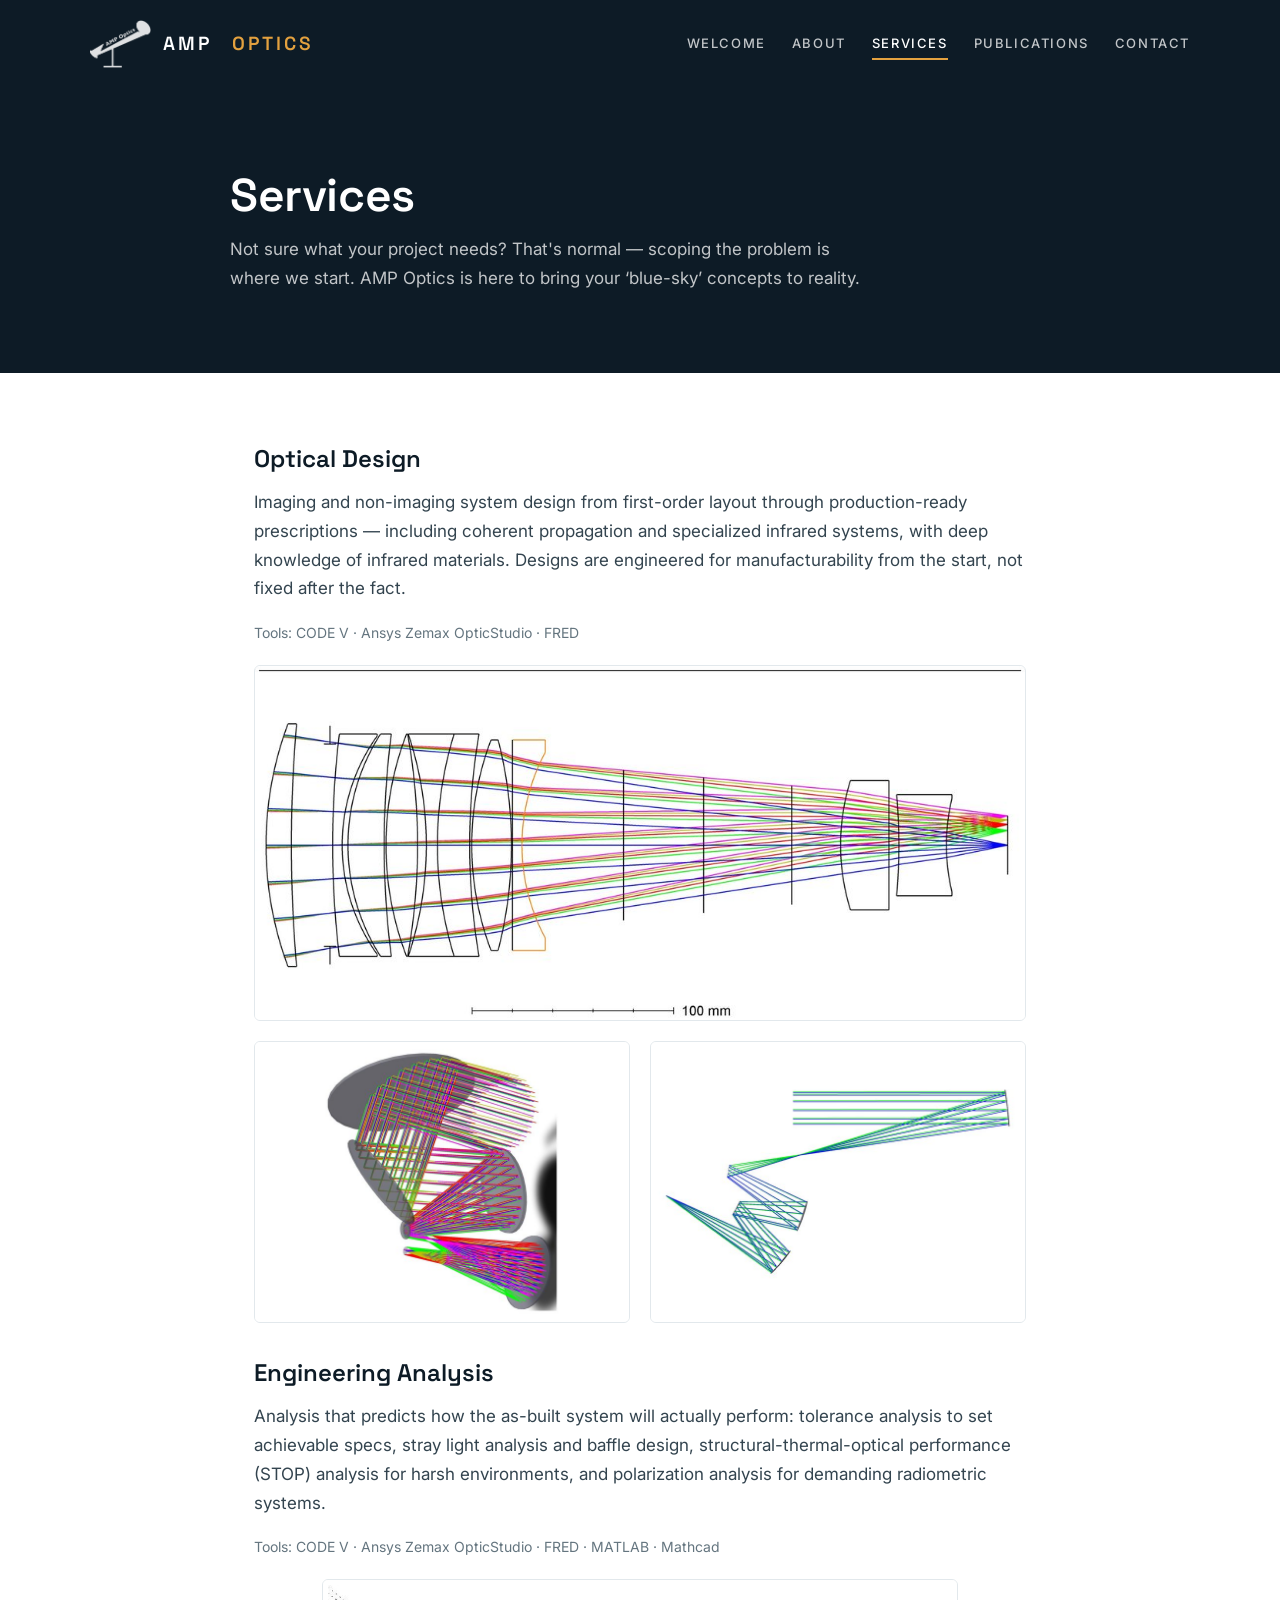
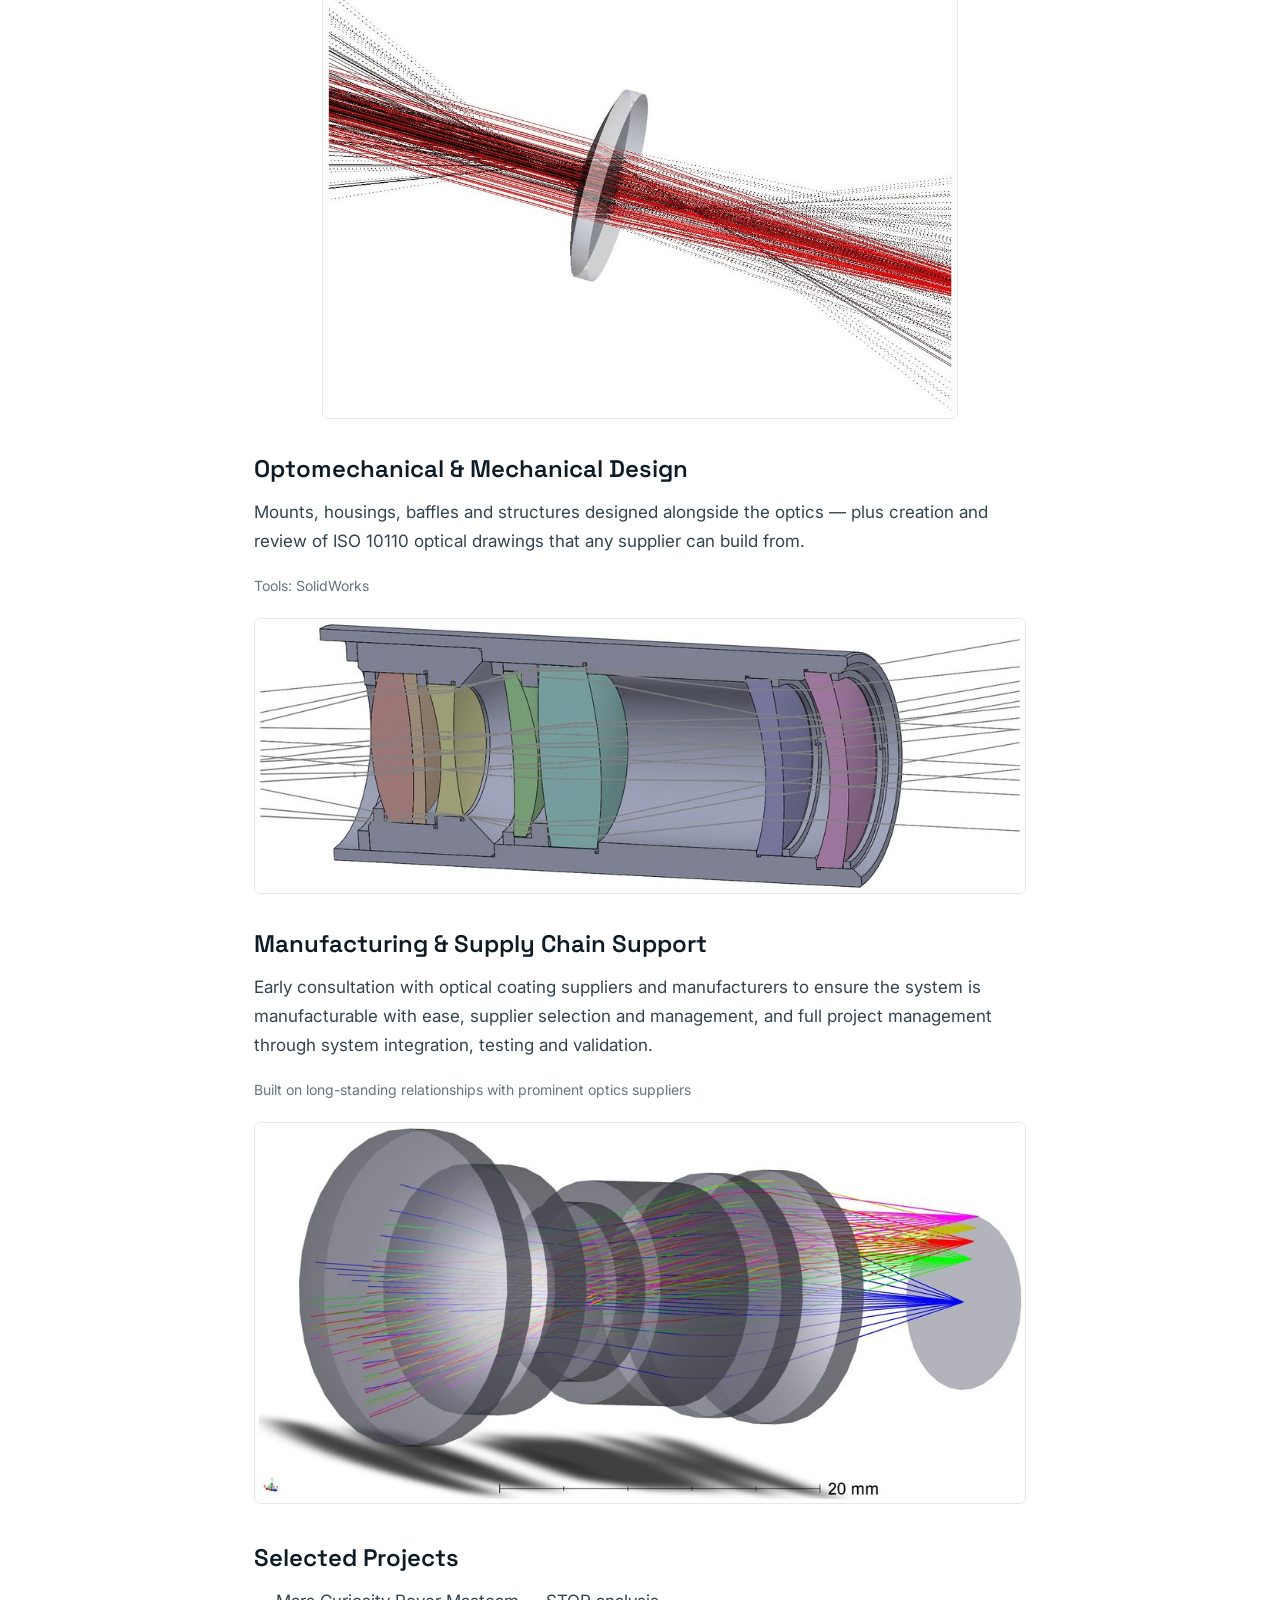
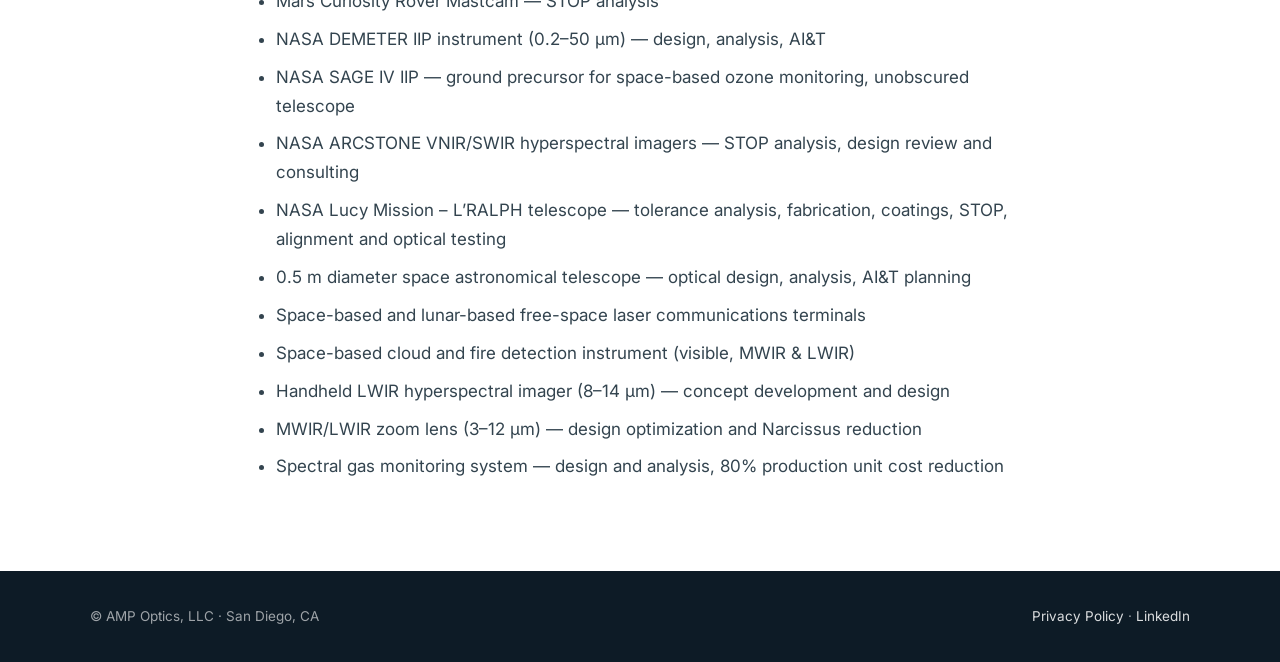
<file: services/index.html>
<!DOCTYPE html>
<html lang="en">
<head>
  <meta charset="utf-8">
  <meta name="viewport" content="width=device-width, initial-scale=1">
  <title>Optical Design, Stray Light &amp; STOP Analysis Services — AMP Optics</title>
  <meta name="description" content="Optical design consulting in CODE V, Zemax OpticStudio and FRED: tolerance analysis, stray light and baffle design, STOP and polarization analysis, ISO 10110 drawings, optomechanical design and optics supply chain support.">
  <link rel="canonical" href="https://www.amp-optics.com/services/">
  <meta property="og:type" content="website">
  <meta property="og:title" content="Services — AMP Optics">
  <meta property="og:description" content="Optical design, engineering analysis, optomechanical design, and manufacturing support for complex optical systems.">
  <meta property="og:url" content="https://www.amp-optics.com/services/">
  <meta property="og:image" content="https://www.amp-optics.com/assets/hero.jpg">
  <link rel="icon" href="/assets/favicon.ico">
  <link rel="preconnect" href="https://fonts.googleapis.com">
  <link rel="preconnect" href="https://fonts.gstatic.com" crossorigin>
  <link href="https://fonts.googleapis.com/css2?family=Inter:wght@400;500;600&family=Space+Grotesk:wght@500;600&display=swap" rel="stylesheet">
  <link rel="stylesheet" href="/assets/style.css?v=9">
</head>
<body>
  <header>
    <div class="header-inner">
      <a class="wordmark" href="/"><img src="/assets/logo-white.png" alt="">AMP<span>&nbsp;Optics</span></a>
      <nav>
        <a href="/">Welcome</a>
        <a href="/about-us/">About</a>
        <a href="/services/" class="active">Services</a>
        <a href="/publications/">Publications</a>
        <a href="/contact-us/">Contact</a>
      </nav>
    </div>
  </header>

  <div class="page-head">
    <div class="section-inner">
      <h1>Services</h1>
      <p>Not sure what your project needs? That's normal — scoping the problem is where we start. AMP Optics is here to bring your &lsquo;blue-sky&rsquo; concepts to reality.</p>
    </div>
  </div>

  <main class="content">
    <div class="svc">
      <h2>Optical Design</h2>
      <p>Imaging and non-imaging system design from first-order layout through production-ready prescriptions — including coherent propagation and specialized infrared systems, with deep knowledge of infrared materials. Designs are engineered for manufacturability from the start, not fixed after the fact.</p>
      <p class="tools">Tools: CODE V &middot; Ansys Zemax OpticStudio &middot; FRED</p>
      <figure>
        <img src="/assets/svc-optical-design.jpg" alt="Optical layout of a multi-element lens, with colour-coded rays from several field angles traced through the elements to focus." loading="lazy">
      </figure>
      <div class="work-grid">
        <img src="/assets/work-tma.jpg" alt="Three-mirror anastigmat: rays from several field angles traced off the primary, secondary and tertiary mirrors to the focal plane." loading="lazy">
        <img src="/assets/work-offaxis.jpg" alt="Ray trace through an unobscured off-axis reflective system, the beam folding between tilted mirrors." loading="lazy">
      </div>
    </div>

    <div class="svc">
      <h2>Engineering Analysis</h2>
      <p>Analysis that predicts how the as-built system will actually perform: tolerance analysis to set achievable specs, stray light analysis and baffle design, structural-thermal-optical performance (STOP) analysis for harsh environments, and polarization analysis for demanding radiometric systems.</p>
      <p class="tools">Tools: CODE V &middot; Ansys Zemax OpticStudio &middot; FRED &middot; MATLAB &middot; Mathcad</p>
      <figure>
        <img src="/assets/svc-analysis.jpg" alt="Non-sequential stray light trace: a red signal beam through an optical window, with scattered and ghost paths shown spreading away from it." loading="lazy">
      </figure>
    </div>

    <div class="svc">
      <h2>Optomechanical &amp; Mechanical Design</h2>
      <p>Mounts, housings, baffles and structures designed alongside the optics — plus creation and review of ISO 10110 optical drawings that any supplier can build from.</p>
      <p class="tools">Tools: SolidWorks</p>
      <figure>
        <img src="/assets/svc-optomechanical.jpg" alt="Cutaway view of a lens barrel showing coloured glass elements seated in their mounts and internal baffles, with rays passing through." loading="lazy">
      </figure>
    </div>

    <div class="svc">
      <h2>Manufacturing &amp; Supply Chain Support</h2>
      <p>Early consultation with optical coating suppliers and manufacturers to ensure the system is manufacturable with ease, supplier selection and management, and full project management through system integration, testing and validation.</p>
      <p class="tools">Built on long-standing relationships with prominent optics suppliers</p>
      <figure>
        <img src="/assets/svc-assembly.jpg" alt="Shaded three-dimensional model of assembled glass elements with polychromatic rays converging to focus." loading="lazy">
      </figure>
    </div>

    <h2>Selected Projects</h2>
    <ul>
      <li>Mars Curiosity Rover Mastcam &mdash; STOP analysis</li>
      <li>NASA DEMETER IIP instrument (0.2&ndash;50&nbsp;&micro;m) &mdash; design, analysis, AI&amp;T</li>
      <li>NASA SAGE IV IIP &mdash; ground precursor for space-based ozone monitoring, unobscured telescope</li>
      <li>NASA ARCSTONE VNIR/SWIR hyperspectral imagers &mdash; STOP analysis, design review and consulting</li>
      <li>NASA Lucy Mission &ndash; L&rsquo;RALPH telescope &mdash; tolerance analysis, fabrication, coatings, STOP, alignment and optical testing</li>
      <li>0.5&nbsp;m diameter space astronomical telescope &mdash; optical design, analysis, AI&amp;T planning</li>
      <li>Space-based and lunar-based free-space laser communications terminals</li>
      <li>Space-based cloud and fire detection instrument (visible, MWIR &amp; LWIR)</li>
      <li>Handheld LWIR hyperspectral imager (8&ndash;14&nbsp;&micro;m) &mdash; concept development and design</li>
      <li>MWIR/LWIR zoom lens (3&ndash;12&nbsp;&micro;m) &mdash; design optimization and Narcissus reduction</li>
      <li>Spectral gas monitoring system &mdash; design and analysis, 80% production unit cost reduction</li>
    </ul>

  </main>

  <footer>
    <div class="footer-inner">
      <span>&copy; AMP Optics, LLC &middot; San Diego, CA</span>
      <span><a href="/privacy/">Privacy Policy</a> &middot; <a href="https://www.linkedin.com/in/adam-phenis-612ab2/" rel="noopener">LinkedIn</a></span>
    </div>
  </footer>
</body>
</html>
</file>
<file: assets/style.css>
/* AMP Optics — 2026 refresh
   Space Grotesk headings / Inter body, dark hero, light content pages. */

:root {
  --ink: #0d1b26;        /* near-black navy — headers, footer, hero base */
  --ink-soft: #22384a;
  --paper: #ffffff;
  --paper-alt: #f4f7f9;
  --body: #33444f;
  --muted: #64757f;
  --accent: #1470a6;     /* heritage blue, refined */
  --accent-dark: #0e5580;
  --amber: #e3a13f;      /* sunset accent, used sparingly */
  --line: #e2e8ec;
}

* { margin: 0; padding: 0; box-sizing: border-box; }

html { scroll-behavior: smooth; -webkit-text-size-adjust: 100%; }

body {
  font-family: 'Inter', 'Helvetica Neue', Arial, sans-serif;
  font-weight: 400;
  font-size: 17px;
  color: var(--body);
  background: var(--paper);
  line-height: 1.7;
  display: flex;
  flex-direction: column;
  min-height: 100vh;
}

h1, h2, h3, .wordmark {
  font-family: 'Space Grotesk', 'Inter', sans-serif;
  color: var(--ink);
  line-height: 1.2;
}

/* ---------- Header / nav ---------- */

header {
  background: var(--ink);
  padding: 0 clamp(20px, 5vw, 56px);
}

.header-inner {
  max-width: 1100px;
  margin: 0 auto;
  display: flex;
  align-items: center;
  justify-content: space-between;
  flex-wrap: wrap;
  gap: 8px 24px;
  padding: 20px 0;
}

.wordmark {
  display: flex;
  align-items: center;
  gap: 12px;
  text-decoration: none;
  white-space: nowrap;
  color: #fff;
  font-size: 19px;
  font-weight: 600;
  letter-spacing: 3px;
  text-transform: uppercase;
}

.wordmark img {
  height: 48px;
  width: auto;
  display: block;
}

.wordmark span { color: var(--amber); }

nav {
  display: flex;
  flex-wrap: wrap;
  gap: 4px 26px;
}

nav a {
  color: rgba(255, 255, 255, 0.75);
  text-decoration: none;
  font-size: 13px;
  font-weight: 500;
  letter-spacing: 1.6px;
  text-transform: uppercase;
  padding: 4px 0;
  border-bottom: 2px solid transparent;
  transition: color 0.15s ease, border-color 0.15s ease;
}

nav a:hover { color: #fff; }
nav a.active { color: #fff; border-bottom-color: var(--amber); }

/* ---------- Hero (homepage) ---------- */

.hero {
  background:
    linear-gradient(180deg, rgba(13, 27, 38, 0.78) 0%, rgba(13, 27, 38, 0.55) 55%, rgba(13, 27, 38, 0.82) 100%),
    url('hero.jpg') center 35% / cover no-repeat;
  padding: clamp(90px, 14vw, 170px) clamp(20px, 5vw, 56px);
}

.hero-inner { max-width: 1100px; margin: 0 auto; }

.hero h1 {
  color: #fff;
  font-size: clamp(34px, 5.2vw, 58px);
  font-weight: 600;
  max-width: 17em;
  letter-spacing: -0.5px;
}

.hero h1 em {
  font-style: normal;
  color: var(--amber);
}

.hero p {
  color: rgba(255, 255, 255, 0.85);
  font-size: clamp(17px, 2vw, 20px);
  max-width: 36em;
  margin-top: 22px;
}

.hero-cta { margin-top: 38px; display: flex; flex-wrap: wrap; gap: 14px; }

.btn {
  display: inline-block;
  padding: 13px 30px;
  border-radius: 4px;
  font-size: 14px;
  font-weight: 600;
  letter-spacing: 1.2px;
  text-transform: uppercase;
  text-decoration: none;
  transition: background 0.15s ease, color 0.15s ease, border-color 0.15s ease;
}

.btn-primary { background: var(--accent); color: #fff; border: 1px solid var(--accent); }
.btn-primary:hover { background: var(--accent-dark); border-color: var(--accent-dark); }

.btn-ghost { background: transparent; color: #fff; border: 1px solid rgba(255, 255, 255, 0.55); }
.btn-ghost:hover { border-color: #fff; }

/* ---------- Sections ---------- */

section { padding: clamp(56px, 8vw, 96px) clamp(20px, 5vw, 56px); }

.section-inner { max-width: 1100px; margin: 0 auto; }

.section-alt { background: var(--paper-alt); }

.kicker {
  display: block;
  font-size: 13px;
  font-weight: 600;
  letter-spacing: 2.5px;
  text-transform: uppercase;
  color: var(--accent);
  margin-bottom: 12px;
}

section h2 {
  font-size: clamp(26px, 3.4vw, 36px);
  font-weight: 600;
  margin-bottom: 18px;
  letter-spacing: -0.3px;
}

.card-grid {
  display: grid;
  grid-template-columns: repeat(auto-fit, minmax(230px, 1fr));
  gap: 22px;
  margin-top: 40px;
}

.card {
  background: var(--paper);
  border: 1px solid var(--line);
  border-top: 3px solid var(--accent);
  border-radius: 6px;
  padding: 26px 24px;
}

/* Full-bleed image at the top of a capability card. Negative margins pull it
   out to the card edges, past the 26px/24px padding. */
.card img {
  display: block;
  width: calc(100% + 48px);
  height: auto;
  margin: -26px -24px 18px;
  border-radius: 4px 4px 0 0;
}

.card h3 { font-size: 19px; font-weight: 600; margin-bottom: 10px; }

.card p { font-size: 15.5px; color: var(--body); }

.card .tools {
  display: block;
  margin-top: 14px;
  font-size: 13px;
  color: var(--muted);
}

/* Credibility strip */

.strip {
  background: var(--ink);
  padding: clamp(40px, 6vw, 64px) clamp(20px, 5vw, 56px);
}

.strip .section-inner {
  display: grid;
  grid-template-columns: repeat(auto-fit, minmax(200px, 1fr));
  gap: 28px;
  text-align: center;
}

.strip .stat b {
  display: block;
  font-family: 'Space Grotesk', sans-serif;
  font-size: 26px;
  font-weight: 600;
  color: #fff;
  margin-bottom: 4px;
}

.strip .stat {
  color: rgba(255, 255, 255, 0.65);
  font-size: 14.5px;
}

.strip a.stat { text-decoration: none; transition: color 0.15s ease; }
.strip a.stat:hover { color: rgba(255, 255, 255, 0.9); }
.strip a.stat:hover b { text-decoration: underline; text-underline-offset: 4px; }

/* CTA band */

.cta-band { text-align: center; }

.cta-band p { max-width: 34em; margin: 0 auto 30px; }

/* ---------- Content pages ---------- */

.page-head {
  background: var(--ink);
  padding: clamp(44px, 7vw, 80px) clamp(20px, 5vw, 56px);
}

.page-head .section-inner { max-width: 820px; }

/* Publications header: antique optics texts behind the heading.
   Gradient is weighted darker on the left, where the text sits, so the
   spines stay visible on the right without hurting contrast. */
.pub-head {
  background-color: var(--ink);
  background-image:
    linear-gradient(90deg, rgba(13, 27, 38, 0.93) 0%, rgba(13, 27, 38, 0.86) 40%, rgba(13, 27, 38, 0.66) 100%),
    url('publications-header.jpg');
  background-size: cover;
  /* Sit high in the frame so the tops of the books are visible rather than
     cropped mid-spine. Measured contrast stays above WCAG AA here. */
  background-position: center 12%;
  background-repeat: no-repeat;
}

@media (max-width: 700px) {
  /* Narrow screens crop the image hard; darken further so text still reads. */
  .pub-head {
    background-image:
      linear-gradient(rgba(13, 27, 38, 0.90), rgba(13, 27, 38, 0.90)),
      url('publications-header.jpg');
  }
}

.head-credit {
  margin-top: 14px;
  font-size: 13px;
  letter-spacing: 0.3px;
  color: rgba(255, 255, 255, 0.72);
}

.head-credit a {
  color: rgba(255, 255, 255, 0.85);
  text-decoration: underline;
  text-underline-offset: 2px;
  text-decoration-color: rgba(255, 255, 255, 0.4);
}

.head-credit a:hover { color: #fff; text-decoration-color: #fff; }

.contact-head .section-inner {
  max-width: 1000px;
  display: flex;
  align-items: center;
  justify-content: space-between;
  gap: 24px;
}

.contact-head .head-text { max-width: 38em; }

.contact-head .head-art { flex: 0 0 auto; }

.contact-head .head-art svg { display: block; width: 220px; height: auto; }

@media (max-width: 720px) {
  .contact-head .head-art { display: none; }
}

.page-head h1 {
  color: #fff;
  font-size: clamp(30px, 4.4vw, 46px);
  font-weight: 600;
  letter-spacing: -0.4px;
}

.page-head p {
  color: rgba(255, 255, 255, 0.75);
  margin-top: 12px;
  max-width: 38em;
}

main.content {
  flex: 1;
  width: 100%;
  max-width: 820px;
  margin: 0 auto;
  padding: clamp(44px, 6vw, 72px) 24px;
}

main.content h2 {
  font-size: 24px;
  font-weight: 600;
  margin: 40px 0 14px;
}

main.content h2:first-child { margin-top: 0; }

main.content p { margin-bottom: 18px; }

main.content ul { margin: 0 0 18px 22px; }

main.content li { margin-bottom: 9px; }

main.content a { color: var(--accent); text-underline-offset: 3px; }
main.content a:hover { color: var(--accent-dark); }

.work-grid {
  display: grid;
  grid-template-columns: repeat(auto-fit, minmax(270px, 1fr));
  gap: 20px;
  margin-top: 20px;
}

.work-grid img {
  display: block;
  width: 100%;
  height: auto;
  border: 1px solid var(--line);
  border-radius: 6px;
}

.wide-figure { margin: 32px 0; }

.wide-figure img {
  display: block;
  width: 100%;
  height: auto;
  border: 1px solid var(--line);
  border-radius: 6px;
}

blockquote {
  margin: 34px 0;
  padding: 24px 28px;
  background: var(--paper-alt);
  border-left: 4px solid var(--amber);
  border-radius: 0 6px 6px 0;
}

blockquote p {
  font-size: 18px;
  font-style: italic;
  color: var(--ink-soft);
  margin-bottom: 10px;
}

blockquote cite {
  font-style: normal;
  font-size: 14.5px;
  color: var(--muted);
}

/* Services */

.svc { margin-bottom: 36px; }

.svc h2 { margin-bottom: 8px; }

.svc .tools { font-size: 14px; color: var(--muted); margin-top: 6px; }

.svc figure {
  margin: 20px 0 0;
  text-align: center;
}

/* Renders vary in aspect: wide ones fill the column, the near-square one is
   capped by height so it doesn't dominate the section. */
.svc figure img {
  display: block;
  margin: 0 auto;
  max-width: 100%;
  max-height: 440px;
  width: auto;
  height: auto;
  border: 1px solid var(--line);
  border-radius: 6px;
}

.svc figcaption {
  margin-top: 10px;
  font-size: 13.5px;
  line-height: 1.5;
  color: var(--muted);
  text-align: left;
}

.brochures {
  margin-top: 44px;
  padding: 22px;
  background: var(--paper-alt);
  border: 1px solid var(--line);
  border-radius: 6px;
  text-align: center;
}

/* Publications */

.pub-list { list-style: none; margin-left: 0 !important; }

.pub-list li {
  border-left: 3px solid var(--accent);
  padding: 2px 0 2px 18px;
  margin-bottom: 22px;
}

.pub-list li a { text-decoration: none; }
.pub-list li a:hover { text-decoration: underline; }

.pub-year {
  display: inline-block;
  font-size: 12.5px;
  font-weight: 600;
  letter-spacing: 1px;
  color: var(--muted);
  margin-bottom: 2px;
}

/* ---------- Contact form ---------- */

form { max-width: 560px; }

.field { margin-bottom: 22px; }

.field-row { display: flex; gap: 16px; }

.field-row .field { flex: 1; }

label {
  display: block;
  font-size: 13px;
  font-weight: 600;
  letter-spacing: 0.4px;
  margin-bottom: 6px;
  color: var(--ink);
}

label .req { color: var(--muted); font-weight: 400; }

input, textarea {
  width: 100%;
  padding: 11px 13px;
  font-family: inherit;
  font-size: 16px;
  color: var(--ink);
  background: #fff;
  border: 1px solid #c6d0d7;
  border-radius: 4px;
  transition: border-color 0.15s ease, box-shadow 0.15s ease;
}

input:focus, textarea:focus {
  outline: none;
  border-color: var(--accent);
  box-shadow: 0 0 0 3px rgba(20, 112, 166, 0.15);
}

textarea { min-height: 150px; resize: vertical; }

button {
  padding: 13px 38px;
  font-family: inherit;
  font-size: 14px;
  font-weight: 600;
  letter-spacing: 1.2px;
  text-transform: uppercase;
  color: #fff;
  background: var(--accent);
  border: none;
  border-radius: 4px;
  cursor: pointer;
  transition: background 0.15s ease;
}

button:hover { background: var(--accent-dark); }

.form-status { margin-top: 16px; min-height: 1.5em; color: var(--ink); font-weight: 500; }

/* ---------- Footer ---------- */

footer {
  background: var(--ink);
  margin-top: auto;
  padding: 34px clamp(20px, 5vw, 56px);
}

.footer-inner {
  max-width: 1100px;
  margin: 0 auto;
  display: flex;
  flex-wrap: wrap;
  align-items: center;
  justify-content: space-between;
  gap: 10px 24px;
  font-size: 13.5px;
  color: rgba(255, 255, 255, 0.6);
}

footer a {
  color: rgba(255, 255, 255, 0.85);
  text-decoration: none;
}

footer a:hover { color: #fff; text-decoration: underline; }

@media (max-width: 560px) {
  .field-row { flex-direction: column; gap: 0; }
  .header-inner { justify-content: center; }
  nav { justify-content: center; }
  .footer-inner { justify-content: center; text-align: center; }
}
</file>
